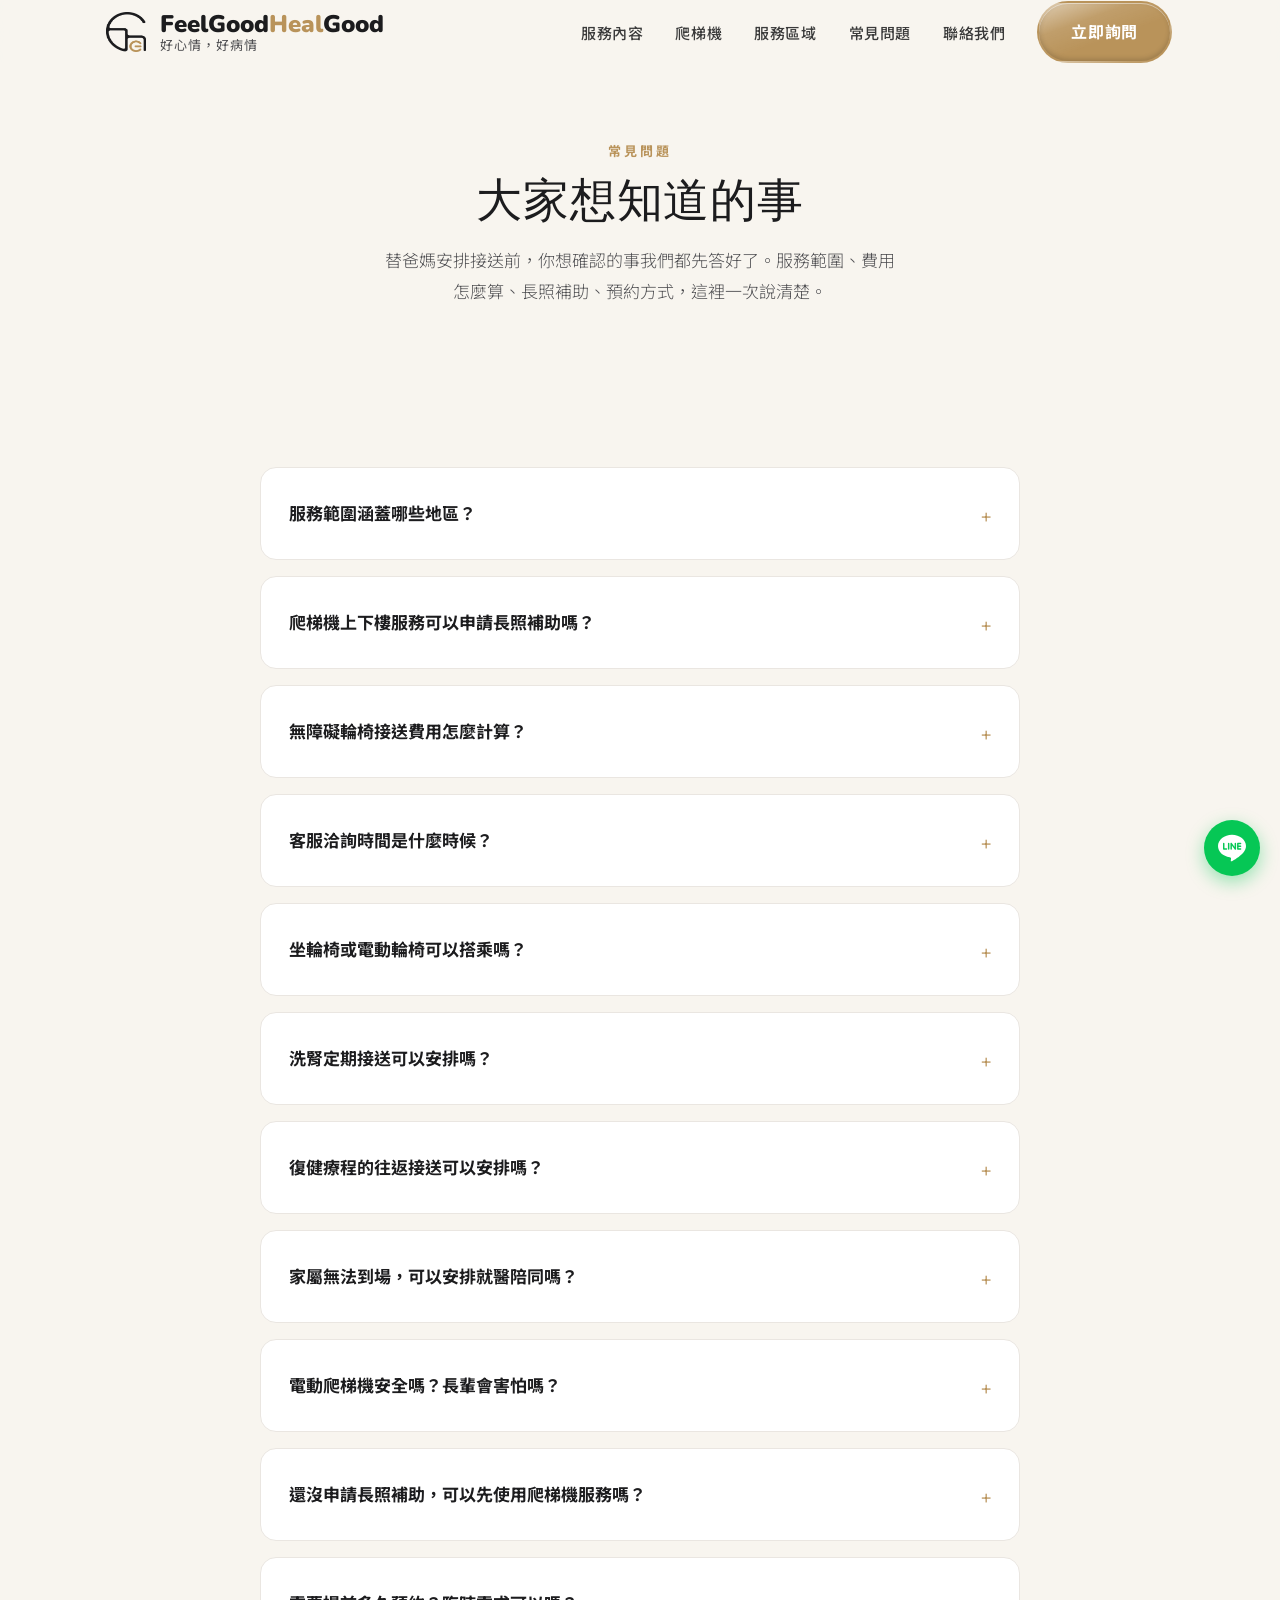
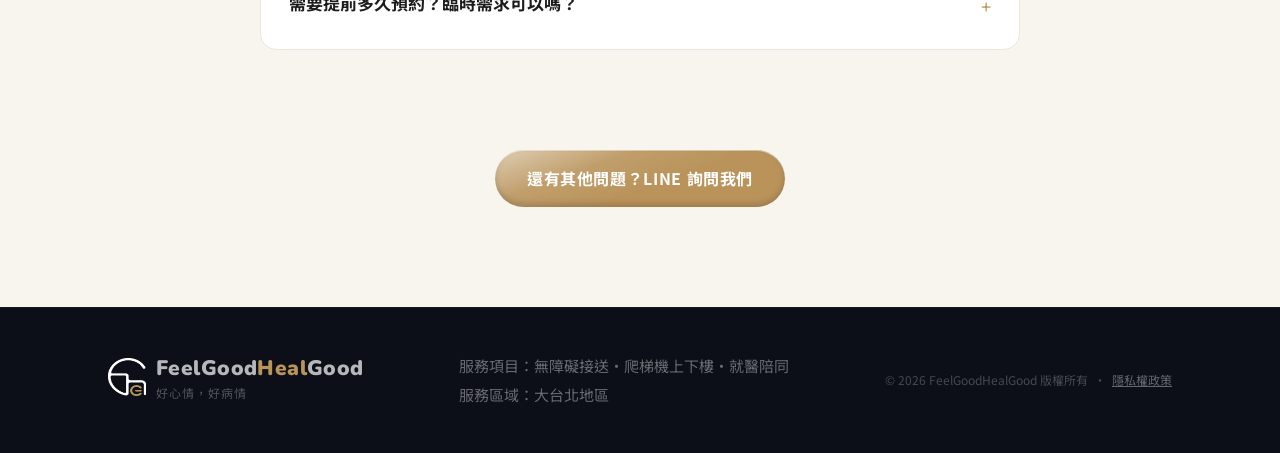
<file: faq.html>
<!DOCTYPE html>
<html lang="zh-TW">
<head>
  <meta charset="UTF-8">
  <meta name="viewport" content="width=device-width, initial-scale=1.0">
  <title>常見問題｜無障礙接送・爬梯機上下樓｜FeelGoodHealGood</title>
  <meta name="description" content="無障礙輪椅接送與電動爬梯機上下樓常見問題：服務區域、費用怎麼算、長照2.0補助資格、就醫陪同、預約方式、爬梯機安全性。大台北到府服務，替爸媽安排前先看這裡。">
  <meta name="robots" content="index, follow">
  <meta name="author" content="FeelGoodHealGood">
  <link rel="canonical" href="https://feelgoodhealgood.tw/faq.html">

  <!-- Open Graph -->
  <meta property="og:type" content="website">
  <meta property="og:locale" content="zh_TW">
  <meta property="og:title" content="常見問題｜FeelGoodHealGood 無障礙接送・爬梯機上下樓">
  <meta property="og:description" content="無障礙輪椅接送與電動爬梯機上下樓服務常見問題：服務區域、長照2.0補助資格、費用怎麼算、客服洽詢時間。">
  <meta property="og:image" content="https://feelgoodhealgood.tw/image.jpg">
  <meta property="og:url" content="https://feelgoodhealgood.tw/faq.html">
  <meta property="og:site_name" content="FeelGoodHealGood 好心情好病情">

  <!-- Twitter Card -->
  <meta name="twitter:card" content="summary_large_image">
  <meta name="twitter:title" content="常見問題｜FeelGoodHealGood">
  <meta name="twitter:description" content="無障礙輪椅接送與電動爬梯機上下樓服務常見問題整理。">
  <meta name="twitter:image" content="https://feelgoodhealgood.tw/image.jpg">

  <!-- Geographic -->
  <meta name="geo.region" content="TW-NWT">
  <meta name="geo.placename" content="新北市、台北市">
  <link rel="preconnect" href="https://fonts.googleapis.com">
  <link rel="preconnect" href="https://fonts.gstatic.com" crossorigin>
  <link href="https://fonts.googleapis.com/css2?family=Cormorant+Garamond:ital,wght@0,300;0,400;0,600;1,300&family=Noto+Sans+TC:wght@300;400;500;700&family=Nunito:wght@700;800;900&display=swap" rel="stylesheet">
  <link rel="stylesheet" href="style.css?v=20260704">
  <link rel="icon" href="/favicon.ico" sizes="any">
  <link rel="icon" type="image/png" sizes="32x32" href="/favicon-32x32.png">
  <link rel="icon" type="image/png" sizes="16x16" href="/favicon-16x16.png">
  <link rel="apple-touch-icon" sizes="180x180" href="/apple-touch-icon.png">
  <link rel="manifest" href="/site.webmanifest">

  <!-- Google Tag Manager -->
  <script>(function(w,d,s,l,i){w[l]=w[l]||[];w[l].push({'gtm.start':
  new Date().getTime(),event:'gtm.js'});var f=d.getElementsByTagName(s)[0],
  j=d.createElement(s),dl=l!='dataLayer'?'&l='+l:'';j.async=true;j.src=
  'https://www.googletagmanager.com/gtm.js?id='+i+dl;f.parentNode.insertBefore(j,f);
  })(window,document,'script','dataLayer','GTM-TP9GTZR8');</script>
  <!-- End Google Tag Manager -->
</head>
<body>

<!-- Google Tag Manager (noscript) -->
<noscript><iframe src="https://www.googletagmanager.com/ns.html?id=GTM-TP9GTZR8"
height="0" width="0" style="display:none;visibility:hidden"></iframe></noscript>
<!-- End Google Tag Manager (noscript) -->

<!-- ─── NAV ─── -->
<nav class="navbar" id="navbar">
  <div class="nav-inner">
    <a href="index.html" class="nav-logo">
      <img src="logo-icon.png" alt="FeelGoodHealGood 無障礙接送 Logo" aria-hidden="true" class="logo-mark logo-mark--dark">
      <img src="logo-icon-light.png" alt="FeelGoodHealGood 無障礙接送 Logo" aria-hidden="true" class="logo-mark logo-mark--light">
      <span class="logo-text">
        <span class="logo-en">FeelGood<span class="logo-accent">Heal</span>Good</span>
        <span class="logo-zh">好心情，好病情</span>
      </span>
    </a>
    <ul class="nav-links">
      <li><a href="index.html#services">服務內容</a></li>
      <li><a href="index.html#stairlift">爬梯機</a></li>
      <li><a href="index.html#area">服務區域</a></li>
      <li><a href="faq.html">常見問題</a></li>
      <li><a href="index.html#contact">聯絡我們</a></li>
    </ul>
    <a href="index.html#contact" class="btn btn-nav-cta" data-cta-type="line_intent" data-cta-location="nav_cta" data-cta-label="立即詢問">立即詢問</a>
    <button class="hamburger" id="hamburger" aria-label="選單">
      <span></span><span></span><span></span>
    </button>
  </div>
  <div class="mobile-menu" id="mobileMenu">
    <a href="index.html#services"  class="mobile-link">服務內容</a>
    <a href="index.html#stairlift" class="mobile-link">爬梯機介紹</a>
    <a href="index.html#area"      class="mobile-link">服務區域</a>
    <a href="faq.html"             class="mobile-link">常見問題</a>
    <a href="index.html#contact"   class="mobile-link">聯絡我們</a>
    <a href="index.html#contact" class="btn btn-line mobile-cta" data-cta-type="line_intent" data-cta-location="mobile_menu_cta" data-cta-label="LINE 立即詢問">LINE 立即詢問 →</a>
  </div>
</nav>

<!-- ─── FAQ PAGE HERO ─── -->
<section class="faq-page-hero">
  <div class="container">
    <p class="section-eye">常見問題</p>
    <h1 class="section-title">大家想知道的事</h1>
    <p class="section-desc" style="margin:0 auto;">替爸媽安排接送前，你想確認的事我們都先答好了。服務範圍、費用怎麼算、長照補助、預約方式，這裡一次說清楚。</p>
  </div>
</section>

<!-- ─── FAQ LIST ─── -->
<section class="container">
  <div class="faq-list">
    <details class="faq-item">
      <summary class="faq-q">服務範圍涵蓋哪些地區？</summary>
      <p class="faq-a">大台北地區皆可服務。主力區域為新莊、板橋、中和、永和、新店；台北市與新北市其他區域一樣提供接送與爬梯機服務，歡迎來電或 LINE 確認路線，部分距離較遠地區可能酌收交通費用。</p>
    </details>
    <details class="faq-item">
      <summary class="faq-q">爬梯機上下樓服務可以申請長照補助嗎？</summary>
      <p class="faq-a">可以。適用長照2.0補助，65歲以上長者、55歲以上原住民、50歲以上失智或身心障礙者、獨居衰弱老人均可申請，請撥打長照專線 1966 由照管中心評估。一般戶2樓自付310元起，中低收入戶170元，低收入戶100元。未申請補助資格者，也提供全額自費方案。</p>
    </details>
    <details class="faq-item">
      <summary class="faq-q">無障礙輪椅接送費用怎麼計算？</summary>
      <p class="faq-a">採彈性議價，依接送里程、時段與需求安排計算，沒有統一定價表。實際報價請直接來電或加 LINE 詢問，我們會依路線與需求為您安排合適方案。</p>
    </details>
    <details class="faq-item">
      <summary class="faq-q">客服洽詢時間是什麼時候？</summary>
      <p class="faq-a">客服專線與 LINE 洽詢時間為週一至週日 07:00–21:00。實際接送 / 爬梯機服務時段採事先預約安排，不限於上述時間，如有夜間或清晨需求歡迎提前來電討論。</p>
    </details>
    <details class="faq-item">
      <summary class="faq-q">坐輪椅或電動輪椅可以搭乘嗎？</summary>
      <p class="faq-a">可以。無障礙車輛配有斜坡板與電動升降機，輪椅及電動輪椅乘客均可安全上下車，全程專業人員陪同。</p>
    </details>
    <details class="faq-item">
      <summary class="faq-q">洗腎定期接送可以安排嗎？</summary>
      <p class="faq-a">可以。提供洗腎回診定期接送，可依透析時間安排固定班次，每週2–3次的療程都能配合固定時段，不需每次重新約車，歡迎來電或 LINE 詢問詳情。</p>
    </details>
    <details class="faq-item">
      <summary class="faq-q">復健療程的往返接送可以安排嗎？</summary>
      <p class="faq-a">可以。提供固定班次或彈性單趟的復健接送安排，往返復健中心或醫院皆可，輪椅、電動輪椅乘客均適用，全程專業人員陪同上下車。</p>
    </details>
    <details class="faq-item">
      <summary class="faq-q">家屬無法到場，可以安排就醫陪同嗎？</summary>
      <p class="faq-a">可以。除了接送之外，如有需要可預約全程陪同服務，由專業人員陪同長輩往返醫院，讓無法親自到場的家屬安心交託。詳細陪同內容請來電或 LINE 討論。</p>
    </details>
    <details class="faq-item">
      <summary class="faq-q">電動爬梯機安全嗎？長輩會害怕嗎？</summary>
      <p class="faq-a">爬梯機為電動操作，上下樓過程平穩緩慢，全程由專業人員操作與陪同，確認長輩坐穩後才會啟動。無電梯公寓的一般樓梯皆可使用，特殊樓梯結構歡迎先詢問。</p>
    </details>
    <details class="faq-item">
      <summary class="faq-q">還沒申請長照補助，可以先使用爬梯機服務嗎？</summary>
      <p class="faq-a">可以。未取得長照資格者可選擇全額自費方案，不受資格限制。同時建議撥打長照專線 1966 申請評估，經照管中心核准後，即可改以補助價格使用（一般戶2樓自付310元起）。</p>
    </details>
    <details class="faq-item">
      <summary class="faq-q">需要提前多久預約？臨時需求可以嗎？</summary>
      <p class="faq-a">接送與爬梯機服務採事先預約安排，建議確定就醫或出門時間後盡早預約。若臨時急需協助，請直接來電 0916-282-833 或 0980-806-393，我們會盡力協調安排。</p>
    </details>
  </div>
  <div class="faq-cta">
    <a href="index.html#contact" class="btn btn-line" data-cta-type="line_intent" data-cta-location="faq_page_cta" data-cta-label="LINE 立即詢問">還有其他問題？LINE 詢問我們</a>
  </div>
</section>

<!-- ─── FOOTER ─── -->
<footer class="footer">
  <div class="container footer-inner">
    <div class="footer-brand">
      <div class="ft-logo-row">
        <img src="logo-icon-light.png" alt="FeelGoodHealGood" class="logo-mark logo-mark--light">
        <div class="ft-logo-text">
          <span class="ft-logo">FeelGood<span>Heal</span>Good</span>
          <span class="ft-tagline">好心情，好病情</span>
        </div>
      </div>
    </div>
    <div class="ft-info">
      <p>服務項目：無障礙接送・爬梯機上下樓・就醫陪同</p>
      <p>服務區域：大台北地區</p>
    </div>
    <div class="ft-copy">
      <p>© 2026 FeelGoodHealGood 版權所有 &nbsp;·&nbsp; <a href="privacy.html">隱私權政策</a></p>
    </div>
  </div>
</footer>

<!-- ─── FLOATING LINE BUTTON ─── -->
<a href="https://line.me/R/ti/p/@528ustwb?oaMessage=%E6%82%A8%E5%A5%BD%EF%BC%8C%E6%88%91%E6%83%B3%E8%A9%A2%E5%95%8F%E7%84%A1%E9%9A%9C%E7%A4%99%E6%8E%A5%E9%80%81%E6%9C%8D%E5%8B%99" class="line-float-btn" title="LINE 立即詢問" target="_blank" rel="noopener" data-cta-type="line_external" data-cta-location="floating_line_button" data-cta-label="LINE 立即詢問（浮動按鈕）">
  <svg width="28" height="28" viewBox="0 0 24 24" fill="#fff"><path d="M19.365 9.863c.349 0 .63.285.63.631 0 .345-.281.63-.63.63H17.61v1.125h1.755c.349 0 .63.283.63.63 0 .344-.281.629-.63.629h-2.386c-.345 0-.627-.285-.627-.629V8.108c0-.345.282-.63.627-.63h2.386c.349 0 .63.285.63.63 0 .349-.281.63-.63.63H17.61v1.125h1.755zm-3.855 3.016c0 .27-.174.51-.432.596-.064.021-.133.031-.199.031-.211 0-.391-.09-.51-.25l-2.443-3.317v2.94c0 .344-.279.629-.631.629-.346 0-.626-.285-.626-.629V8.108c0-.27.173-.51.43-.595.06-.023.136-.033.194-.033.195 0 .375.104.495.254l2.462 3.33V8.108c0-.345.282-.63.63-.63.345 0 .63.285.63.63v4.771zm-5.741 0c0 .344-.282.629-.631.629-.345 0-.627-.285-.627-.629V8.108c0-.345.282-.63.627-.63.349 0 .631.285.631.63v4.771zm-2.466.629H4.917c-.345 0-.63-.285-.63-.629V8.108c0-.345.285-.63.63-.63.348 0 .63.285.63.63v4.141h1.756c.348 0 .629.283.629.63 0 .344-.281.629-.629.629M24 10.314C24 4.943 18.615.572 12 .572S0 4.943 0 10.314c0 4.811 4.27 8.842 10.035 9.608.391.082.923.258 1.058.59.12.301.079.766.038 1.08l-.164 1.02c-.045.301-.24 1.186 1.049.645 1.291-.539 6.916-4.078 9.436-6.975C23.176 14.393 24 12.458 24 10.314"/></svg>
</a>

<script src="script.js?v=20260704"></script>

<script type="application/ld+json">
{
  "@context": "https://schema.org",
  "@graph": [
    {
      "@type": "WebPage",
      "@id": "https://feelgoodhealgood.tw/faq.html#webpage",
      "url": "https://feelgoodhealgood.tw/faq.html",
      "name": "常見問題｜FeelGoodHealGood",
      "inLanguage": "zh-TW",
      "isPartOf": {"@id": "https://feelgoodhealgood.tw/#business"},
      "dateModified": "2026-07-06"
    },
    {
      "@type": "BreadcrumbList",
      "itemListElement": [
        {
          "@type": "ListItem",
          "position": 1,
          "name": "首頁",
          "item": "https://feelgoodhealgood.tw/"
        },
        {
          "@type": "ListItem",
          "position": 2,
          "name": "常見問題",
          "item": "https://feelgoodhealgood.tw/faq.html"
        }
      ]
    },
    {
      "@type": "FAQPage",
      "mainEntity": [
        {
          "@type": "Question",
          "name": "服務範圍涵蓋哪些地區？",
          "acceptedAnswer": {
            "@type": "Answer",
            "text": "大台北地區皆可服務。主力區域為新莊、板橋、中和、永和、新店；台北市與新北市其他區域一樣提供接送與爬梯機服務，歡迎來電或LINE確認路線，部分距離較遠地區可能酌收交通費用。"
          }
        },
        {
          "@type": "Question",
          "name": "爬梯機上下樓服務可以申請長照補助嗎？",
          "acceptedAnswer": {
            "@type": "Answer",
            "text": "可以。適用長照2.0補助，65歲以上長者、55歲以上原住民、50歲以上失智或身心障礙者、獨居衰弱老人均可申請，請撥打長照專線1966由照管中心評估。一般戶2樓自付310元起，中低收入戶170元，低收入戶100元。未申請補助資格者，也提供全額自費方案。"
          }
        },
        {
          "@type": "Question",
          "name": "無障礙輪椅接送費用怎麼計算？",
          "acceptedAnswer": {
            "@type": "Answer",
            "text": "採彈性議價，依接送里程、時段與需求安排計算，沒有統一定價表。實際報價請直接來電或加LINE詢問，我們會依路線與需求為您安排合適方案。"
          }
        },
        {
          "@type": "Question",
          "name": "客服洽詢時間是什麼時候？",
          "acceptedAnswer": {
            "@type": "Answer",
            "text": "客服專線與LINE洽詢時間為週一至週日07:00–21:00。實際接送與爬梯機服務時段採事先預約安排，不限於上述時間，如有夜間或清晨需求歡迎提前來電討論。"
          }
        },
        {
          "@type": "Question",
          "name": "坐輪椅或電動輪椅可以搭乘嗎？",
          "acceptedAnswer": {
            "@type": "Answer",
            "text": "可以。無障礙車輛配有斜坡板與電動升降機，輪椅及電動輪椅乘客均可安全上下車，全程專業人員陪同。"
          }
        },
        {
          "@type": "Question",
          "name": "洗腎定期接送可以安排嗎？",
          "acceptedAnswer": {
            "@type": "Answer",
            "text": "可以。提供洗腎回診定期接送，可依透析時間安排固定班次，每週2–3次的療程都能配合固定時段，不需每次重新約車，歡迎來電或LINE詢問詳情。"
          }
        },
        {
          "@type": "Question",
          "name": "復健療程的往返接送可以安排嗎？",
          "acceptedAnswer": {
            "@type": "Answer",
            "text": "可以。提供固定班次或彈性單趟的復健接送安排，往返復健中心或醫院皆可，輪椅、電動輪椅乘客均適用，全程專業人員陪同上下車。"
          }
        },
        {
          "@type": "Question",
          "name": "家屬無法到場，可以安排就醫陪同嗎？",
          "acceptedAnswer": {
            "@type": "Answer",
            "text": "可以。除了接送之外，如有需要可預約全程陪同服務，由專業人員陪同長輩往返醫院，讓無法親自到場的家屬安心交託。詳細陪同內容請來電或LINE討論。"
          }
        },
        {
          "@type": "Question",
          "name": "電動爬梯機安全嗎？長輩會害怕嗎？",
          "acceptedAnswer": {
            "@type": "Answer",
            "text": "爬梯機為電動操作，上下樓過程平穩緩慢，全程由專業人員操作與陪同，確認長輩坐穩後才會啟動。無電梯公寓的一般樓梯皆可使用，特殊樓梯結構歡迎先詢問。"
          }
        },
        {
          "@type": "Question",
          "name": "還沒申請長照補助，可以先使用爬梯機服務嗎？",
          "acceptedAnswer": {
            "@type": "Answer",
            "text": "可以。未取得長照資格者可選擇全額自費方案，不受資格限制。同時建議撥打長照專線1966申請評估，經照管中心核准後，即可改以補助價格使用（一般戶2樓自付310元起）。"
          }
        },
        {
          "@type": "Question",
          "name": "需要提前多久預約？臨時需求可以嗎？",
          "acceptedAnswer": {
            "@type": "Answer",
            "text": "接送與爬梯機服務採事先預約安排，建議確定就醫或出門時間後盡早預約。若臨時急需協助，請直接來電0916-282-833或0980-806-393，我們會盡力協調安排。"
          }
        }
      ]
    }
  ]
}
</script>
</body>
</html>
</file>
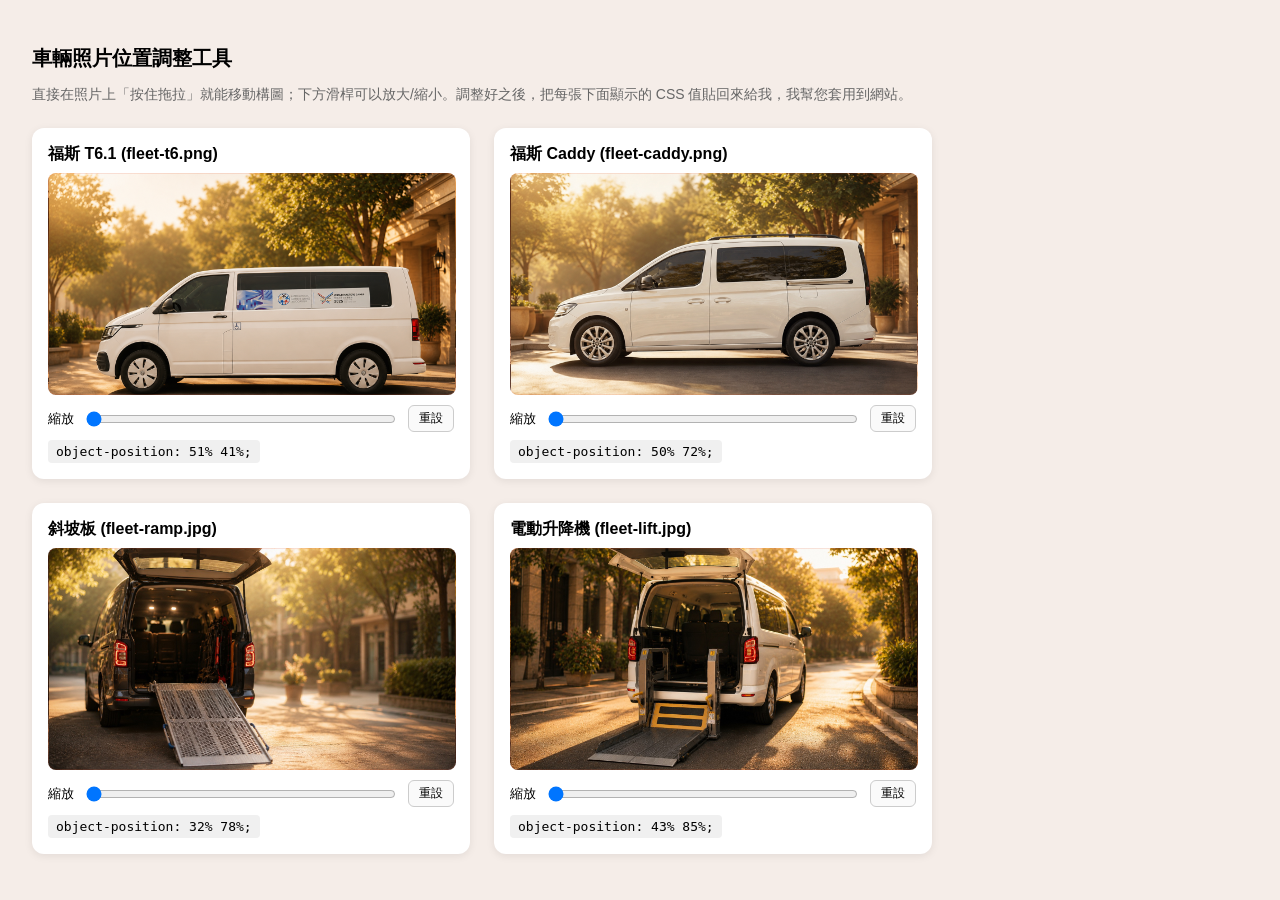
<file: fleet-photo-adjuster.html>
<!DOCTYPE html>
<html lang="zh-Hant">
<head>
<meta charset="UTF-8">
<meta name="robots" content="noindex, nofollow">
<title>車輛照片位置調整工具</title>
<style>
  body { font-family: -apple-system, "PingFang TC", sans-serif; background:#f5ede8; padding:24px; }
  h1 { font-size:20px; margin-bottom:4px; }
  p.hint { color:#666; font-size:14px; margin-bottom:24px; }
  .grid { display:grid; grid-template-columns: repeat(2, 1fr); gap:24px; max-width:900px; }
  .card { background:#fff; border-radius:12px; padding:16px; box-shadow:0 2px 8px rgba(0,0,0,0.08); }
  .name { font-weight:700; margin-bottom:8px; }
  .frame {
    width:100%; height:220px; border-radius:8px; overflow:hidden;
    border:1px solid rgba(229,90,58,0.15);
    background-size: cover;
    background-position: 50% 50%;
    cursor: grab;
    user-select:none;
    position: relative;
  }
  .frame.tall { height:560px; }
  .frame.dragging { cursor: grabbing; }
  .controls { margin-top:10px; display:flex; align-items:center; gap:10px; font-size:13px; }
  .controls input[type=range] { flex:1; }
  .value { font-family: monospace; font-size:13px; background:#f0f0f0; padding:4px 8px; border-radius:4px; margin-top:8px; display:inline-block; }
  button.reset { font-size:12px; padding:4px 10px; border-radius:6px; border:1px solid #ccc; background:#fafafa; cursor:pointer; }
</style>
</head>
<body>
<h1>車輛照片位置調整工具</h1>
<p class="hint">直接在照片上「按住拖拉」就能移動構圖；下方滑桿可以放大/縮小。調整好之後，把每張下面顯示的 CSS 值貼回來給我，我幫您套用到網站。</p>
<div class="grid">

  <div class="card">
    <div class="name">福斯 T6.1 (fleet-t6.png)</div>
    <div class="frame" data-name="t6" data-init-x="51" data-init-y="41" style="background-image:url('fleet-t6.png')"></div>
    <div class="controls">
      縮放 <input type="range" min="100" max="250" value="100" data-zoom="t6">
      <button class="reset" data-reset="t6">重設</button>
    </div>
    <div class="value" data-out="t6">object-position: 51% 41%;</div>
  </div>

  <div class="card">
    <div class="name">福斯 Caddy (fleet-caddy.png)</div>
    <div class="frame" data-name="caddy" data-init-x="50" data-init-y="72" style="background-image:url('fleet-caddy.png')"></div>
    <div class="controls">
      縮放 <input type="range" min="100" max="250" value="100" data-zoom="caddy">
      <button class="reset" data-reset="caddy">重設</button>
    </div>
    <div class="value" data-out="caddy">object-position: 50% 72%;</div>
  </div>

  <div class="card">
    <div class="name">斜坡板 (fleet-ramp.jpg)</div>
    <div class="frame" data-name="ramp" data-init-x="32" data-init-y="78" style="background-image:url('fleet-ramp.jpg')"></div>
    <div class="controls">
      縮放 <input type="range" min="100" max="250" value="100" data-zoom="ramp">
      <button class="reset" data-reset="ramp">重設</button>
    </div>
    <div class="value" data-out="ramp">object-position: 32% 78%;</div>
  </div>

  <div class="card">
    <div class="name">電動升降機 (fleet-lift.jpg)</div>
    <div class="frame" data-name="lift" data-init-x="43" data-init-y="85" style="background-image:url('fleet-lift.jpg')"></div>
    <div class="controls">
      縮放 <input type="range" min="100" max="250" value="100" data-zoom="lift">
      <button class="reset" data-reset="lift">重設</button>
    </div>
    <div class="value" data-out="lift">object-position: 43% 85%;</div>
  </div>

</div>

<script>
document.querySelectorAll('.frame').forEach(frame => {
  const name = frame.dataset.name;
  const initX = frame.dataset.initX ? Number(frame.dataset.initX) : 50;
  const initY = frame.dataset.initY ? Number(frame.dataset.initY) : 50;
  let pos = { x: initX, y: initY };
  let zoom = 100;
  let dragging = false;
  let start = { x: 0, y: 0 };
  let startPos = { x: initX, y: initY };

  const out = document.querySelector(`[data-out="${name}"]`);
  const zoomSlider = document.querySelector(`[data-zoom="${name}"]`);
  const resetBtn = document.querySelector(`[data-reset="${name}"]`);

  function render() {
    frame.style.backgroundPosition = `${pos.x}% ${pos.y}%`;
    frame.style.backgroundSize = `${zoom}%`;
    out.textContent = `object-position: ${pos.x.toFixed(0)}% ${pos.y.toFixed(0)}%;` +
      (zoom !== 100 ? ` /* 放大 ${zoom}% — 需另外用 transform: scale(${(zoom/100).toFixed(2)}) 搭配 transform-origin 才能在 <img> 上重現 */` : '');
  }

  frame.addEventListener('mousedown', e => {
    dragging = true;
    frame.classList.add('dragging');
    start = { x: e.clientX, y: e.clientY };
    startPos = { ...pos };
    e.preventDefault();
  });
  window.addEventListener('mousemove', e => {
    if (!dragging) return;
    const rect = frame.getBoundingClientRect();
    const dx = (e.clientX - start.x) / rect.width * 100;
    const dy = (e.clientY - start.y) / rect.height * 100;
    // dragging right should reveal what's to the left -> move position the other way
    pos.x = Math.min(100, Math.max(0, startPos.x - dx));
    pos.y = Math.min(100, Math.max(0, startPos.y - dy));
    render();
  });
  window.addEventListener('mouseup', () => {
    dragging = false;
    frame.classList.remove('dragging');
  });

  zoomSlider.addEventListener('input', e => {
    zoom = Number(e.target.value);
    render();
  });

  resetBtn.addEventListener('click', () => {
    pos = { x: initX, y: initY };
    zoom = 100;
    zoomSlider.value = 100;
    render();
  });

  render();
});
</script>
</body>
</html>
</content>
</file>
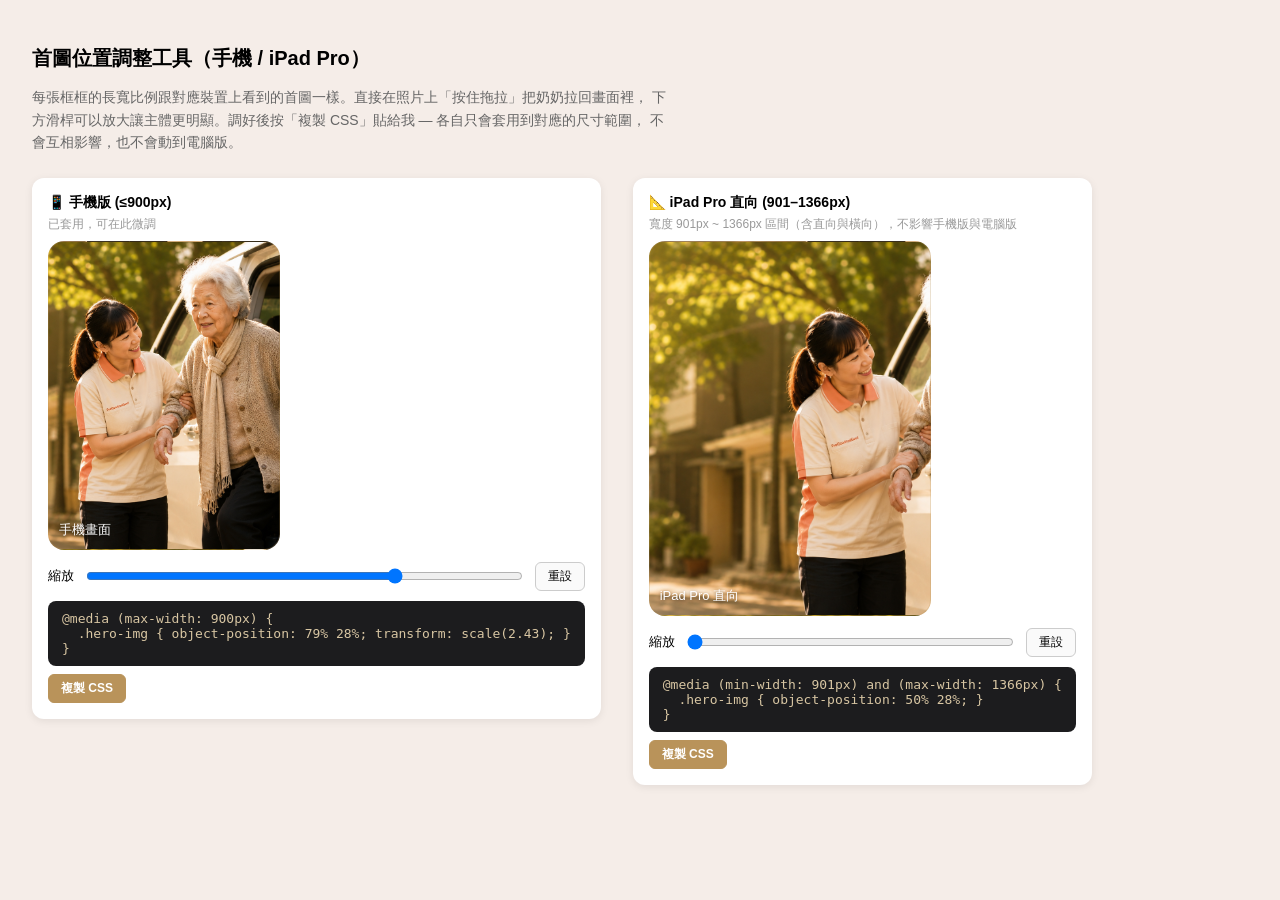
<file: hero-photo-adjuster.html>
<!DOCTYPE html>
<html lang="zh-Hant">
<head>
<meta charset="UTF-8">
<meta name="robots" content="noindex, nofollow">
<title>首圖位置調整工具（手機 / iPad Pro）</title>
<style>
  body { font-family: -apple-system, "PingFang TC", sans-serif; background:#f5ede8; padding:24px; }
  h1 { font-size:20px; margin-bottom:4px; }
  p.hint { color:#666; font-size:14px; margin-bottom:24px; line-height:1.6; max-width:640px; }
  .layout { display:flex; gap:32px; flex-wrap:wrap; align-items:flex-start; }
  .card { background:#fff; border-radius:12px; padding:16px; box-shadow:0 2px 8px rgba(0,0,0,0.08); }
  .name { font-weight:700; margin-bottom:4px; font-size:14px; }
  .scope { font-size:12px; color:#999; margin-bottom:8px; }
  .frame {
    border-radius: 16px;
    overflow: hidden;
    border: 1px solid rgba(185,147,90,0.25);
    background-size: cover;
    cursor: grab;
    user-select: none;
    position: relative;
  }
  .frame.dragging { cursor: grabbing; }
  .frame .frame-label {
    position:absolute; bottom:10px; left:10px; right:10px;
    color:#fff; font-size:13px; text-shadow:0 1px 4px rgba(0,0,0,.6);
    pointer-events:none;
  }
  .controls { margin-top:12px; display:flex; align-items:center; gap:10px; font-size:13px; }
  .controls input[type=range] { flex:1; }
  .value { font-family: ui-monospace, monospace; font-size:13px; background:#1c1c1e; color:#d8c6a3; padding:10px 14px; border-radius:8px; margin-top:10px; white-space:pre; }
  button.reset, button.copy {
    font-size:12px; padding:5px 12px; border-radius:6px; border:1px solid #ccc;
    background:#fafafa; cursor:pointer;
  }
  button.copy { background:#B9935A; border-color:#B9935A; color:#fff; font-weight:700; margin-top:8px; }
</style>
</head>
<body>
<h1>首圖位置調整工具（手機 / iPad Pro）</h1>
<p class="hint">
  每張框框的長寬比例跟對應裝置上看到的首圖一樣。直接在照片上「按住拖拉」把奶奶拉回畫面裡，
  下方滑桿可以放大讓主體更明顯。調好後按「複製 CSS」貼給我 — 各自只會套用到對應的尺寸範圍，
  不會互相影響，也不會動到電腦版。
</p>

<div class="layout">
  <div class="card">
    <div class="name">📱 手機版 (≤900px)</div>
    <div class="scope">已套用，可在此微調</div>
    <div class="frame" id="frame-mobile" data-init-x="79" data-init-y="28" data-init-zoom="243"
         style="width:230px; height:307px; background-image:url('image.png')">
      <div class="frame-label">手機畫面</div>
    </div>
    <div class="controls">
      縮放 <input type="range" min="100" max="300" value="243" id="zoom-mobile">
      <button class="reset" id="reset-mobile">重設</button>
    </div>
    <div class="value" id="out-mobile"></div>
    <button class="copy" data-target="out-mobile">複製 CSS</button>
  </div>

  <div class="card">
    <div class="name">📐 iPad Pro 直向 (901–1366px)</div>
    <div class="scope">寬度 901px ~ 1366px 區間（含直向與橫向），不影響手機版與電腦版</div>
    <div class="frame" id="frame-ipad" data-init-x="50" data-init-y="28" data-init-zoom="100"
         style="width:280px; height:373px; background-image:url('image.png')">
      <div class="frame-label">iPad Pro 直向</div>
    </div>
    <div class="controls">
      縮放 <input type="range" min="100" max="300" value="100" id="zoom-ipad">
      <button class="reset" id="reset-ipad">重設</button>
    </div>
    <div class="value" id="out-ipad"></div>
    <button class="copy" data-target="out-ipad">複製 CSS</button>
  </div>
</div>

<script>
function setupFrame({ id, zoomId, resetId, outId, mediaQuery }) {
  const frame = document.getElementById(id);
  const initX = Number(frame.dataset.initX);
  const initY = Number(frame.dataset.initY);
  const initZoom = Number(frame.dataset.initZoom);
  let pos = { x: initX, y: initY };
  let zoom = initZoom;
  let dragging = false;
  let start = { x: 0, y: 0 };
  let startPos = { x: initX, y: initY };

  const out = document.getElementById(outId);
  const zoomSlider = document.getElementById(zoomId);
  const resetBtn = document.getElementById(resetId);

  function render() {
    frame.style.backgroundPosition = `${pos.x}% ${pos.y}%`;
    const css = `${mediaQuery} {\n  .hero-img { object-position: ${pos.x.toFixed(0)}% ${pos.y.toFixed(0)}%;` +
      (zoom !== 100 ? ` transform: scale(${(zoom/100).toFixed(2)});` : '') +
      ` }\n}`;
    out.textContent = css;
  }

  frame.addEventListener('mousedown', e => {
    dragging = true;
    frame.classList.add('dragging');
    start = { x: e.clientX, y: e.clientY };
    startPos = { ...pos };
    e.preventDefault();
  });
  window.addEventListener('mousemove', e => {
    if (!dragging) return;
    const rect = frame.getBoundingClientRect();
    const dx = (e.clientX - start.x) / rect.width * 100;
    const dy = (e.clientY - start.y) / rect.height * 100;
    pos.x = Math.min(100, Math.max(0, startPos.x - dx));
    pos.y = Math.min(100, Math.max(0, startPos.y - dy));
    render();
  });
  window.addEventListener('mouseup', () => {
    dragging = false;
    frame.classList.remove('dragging');
  });

  frame.addEventListener('touchstart', e => {
    dragging = true;
    const t = e.touches[0];
    start = { x: t.clientX, y: t.clientY };
    startPos = { ...pos };
  }, { passive: true });
  frame.addEventListener('touchmove', e => {
    if (!dragging) return;
    const t = e.touches[0];
    const rect = frame.getBoundingClientRect();
    const dx = (t.clientX - start.x) / rect.width * 100;
    const dy = (t.clientY - start.y) / rect.height * 100;
    pos.x = Math.min(100, Math.max(0, startPos.x - dx));
    pos.y = Math.min(100, Math.max(0, startPos.y - dy));
    render();
  }, { passive: true });
  frame.addEventListener('touchend', () => { dragging = false; });

  zoomSlider.addEventListener('input', e => {
    zoom = Number(e.target.value);
    render();
  });

  resetBtn.addEventListener('click', () => {
    pos = { x: initX, y: initY };
    zoom = initZoom;
    zoomSlider.value = initZoom;
    render();
  });

  render();
}

setupFrame({
  id: 'frame-mobile', zoomId: 'zoom-mobile', resetId: 'reset-mobile', outId: 'out-mobile',
  mediaQuery: '@media (max-width: 900px)',
});
setupFrame({
  id: 'frame-ipad', zoomId: 'zoom-ipad', resetId: 'reset-ipad', outId: 'out-ipad',
  mediaQuery: '@media (min-width: 901px) and (max-width: 1366px)',
});

document.querySelectorAll('.copy').forEach(btn => {
  btn.addEventListener('click', () => {
    const text = document.getElementById(btn.dataset.target).textContent;
    navigator.clipboard.writeText(text).then(() => {
      const orig = btn.textContent;
      btn.textContent = '已複製 ✓';
      setTimeout(() => btn.textContent = orig, 1200);
    });
  });
});
</script>
</body>
</html>
</file>
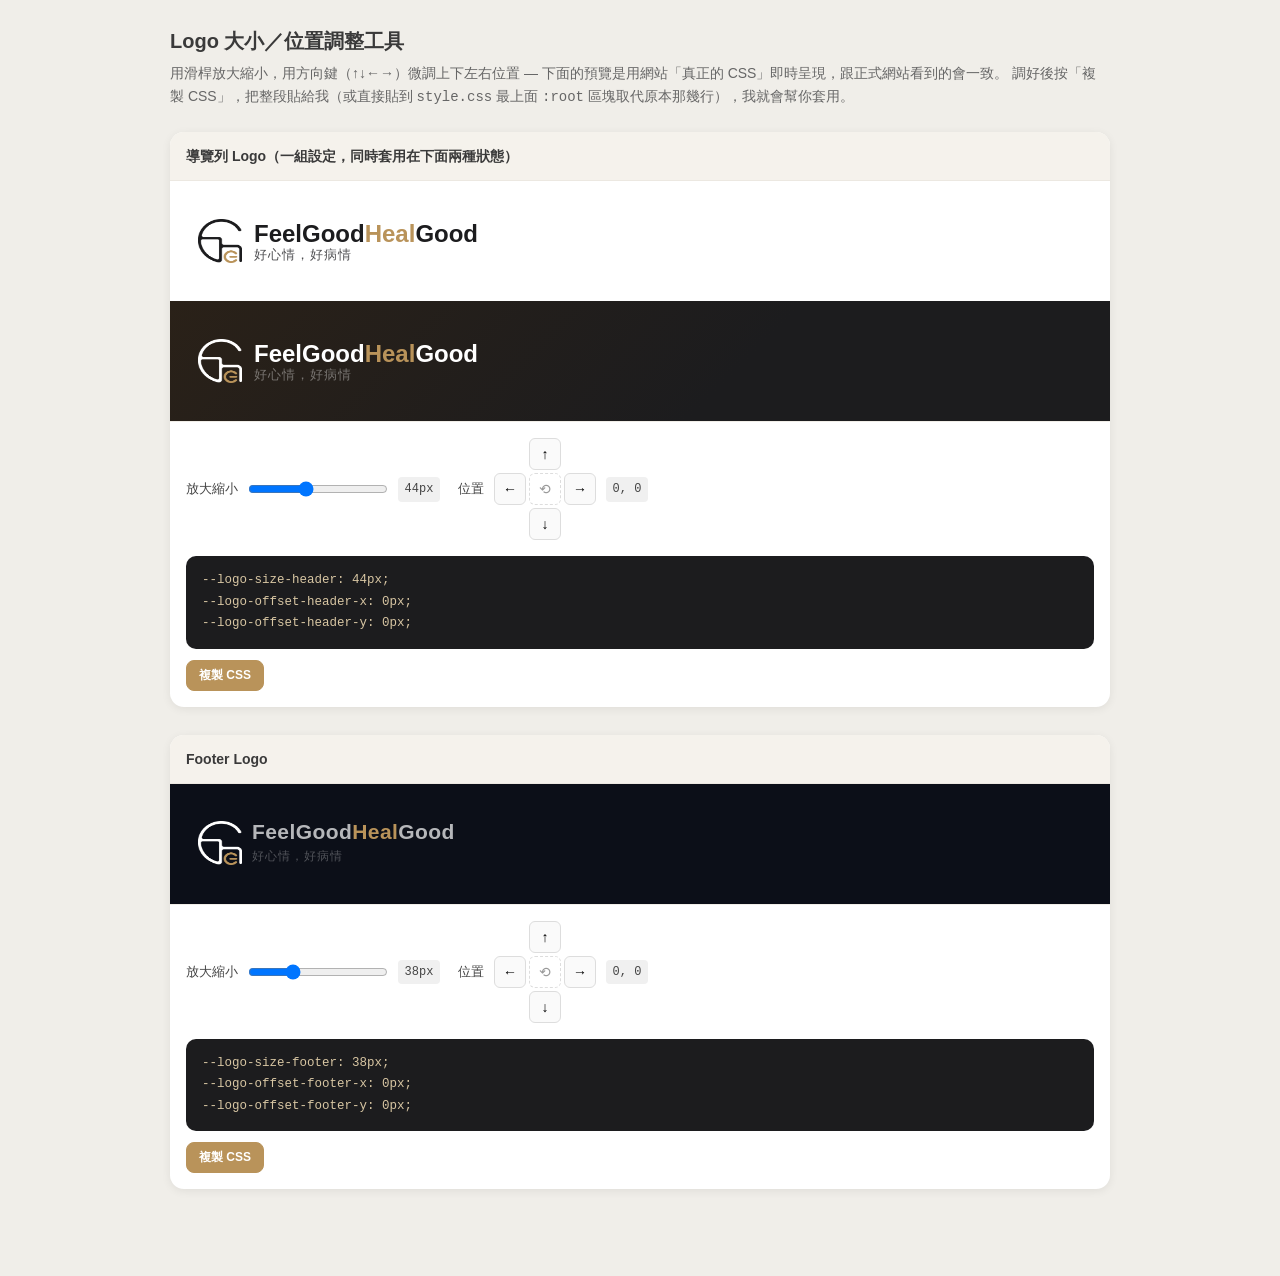
<file: logo-adjuster.html>
<!DOCTYPE html>
<html lang="zh-Hant">
<head>
<meta charset="UTF-8">
<meta name="robots" content="noindex, nofollow">
<title>Logo 大小／位置調整工具</title>
<link rel="stylesheet" href="style.css">
<style>
  body { margin:0; font-family:-apple-system,"PingFang TC",sans-serif; background:#f0eee9; }
  .wrap { max-width: 980px; margin: 0 auto; padding: 24px 20px 60px; }
  h1 { font-size:20px; margin:0 0 4px; }
  p.hint { color:#666; font-size:14px; margin:0 0 24px; line-height:1.6; }

  .section { background:#fff; border-radius:14px; box-shadow:0 2px 10px rgba(0,0,0,.07); margin-bottom:28px; overflow:hidden; }
  .section .title { font-size:14px; font-weight:700; padding:12px 16px; background:#f5f2ec; border-bottom:1px solid #ece8e1; }

  .stage { display:flex; align-items:center; height:120px; padding:0 28px; }
  .stage.light { background:#fff; }
  .stage.dark  { background: linear-gradient(135deg,#2a2118,#1c1c1e 60%); }
  .stage.footer-dark { background:#0C0F18; }

  /* re-create just enough nav/footer structure for an accurate preview */
  .preview-nav-logo { display:flex; align-items:center; gap:12px; text-decoration:none; }
  .preview-ft-row    { display:flex; align-items:center; gap:10px; }

  .controls { padding:16px; display:flex; flex-wrap:wrap; gap:18px; align-items:center; border-top:1px solid #f1eee8; }
  .ctrl-group { display:flex; align-items:center; gap:10px; font-size:13px; color:#444; }
  .ctrl-group input[type=range] { width:140px; }
  .ctrl-group .num { font-family: ui-monospace, monospace; font-size:12px; background:#f0f0f0; padding:2px 6px; border-radius:4px; min-width:42px; text-align:center; }

  .dpad { display:grid; grid-template-columns:32px 32px 32px; grid-template-rows:32px 32px 32px; gap:3px; }
  .dpad button { font-size:14px; border:1px solid #ddd; border-radius:6px; background:#fafafa; cursor:pointer; line-height:1; }
  .dpad button:hover { background:#eee; }
  .dpad .center { background:#fff; border-style:dashed; color:#999; cursor:pointer; }

  button.reset-btn, button.copy-btn {
    font-size:12px; padding:6px 12px; border-radius:8px; border:1px solid #ccc;
    background:#fafafa; cursor:pointer;
  }
  button.copy-btn { background: var(--coral); color:#fff; border-color: var(--coral); font-weight:700; }

  .output { margin: 0 16px 16px; }
  .output pre {
    font-family: ui-monospace, monospace; font-size:12.5px; background:#1c1c1e; color:#d8c6a3;
    padding:14px 16px; border-radius:10px; white-space:pre; overflow-x:auto; margin: 0 0 10px;
  }
</style>
</head>
<body>
<div class="wrap">
  <h1>Logo 大小／位置調整工具</h1>
  <p class="hint">
    用滑桿放大縮小，用方向鍵（↑↓←→）微調上下左右位置 — 下面的預覽是用網站「真正的 CSS」即時呈現，跟正式網站看到的會一致。
    調好後按「複製 CSS」，把整段貼給我（或直接貼到 <code>style.css</code> 最上面 <code>:root</code> 區塊取代原本那幾行），我就會幫你套用。
  </p>

  <!-- ───────── 導覽列 Logo ───────── -->
  <div class="section">
    <div class="title">導覽列 Logo（一組設定，同時套用在下面兩種狀態）</div>

    <div class="stage light">
      <a href="#" class="preview-nav-logo" id="navLogoLight">
        <img src="logo-icon.png" alt="" class="logo-mark">
        <span class="logo-text">
          <span class="logo-en">FeelGood<span class="logo-accent">Heal</span>Good</span>
          <span class="logo-zh">好心情，好病情</span>
        </span>
      </a>
    </div>
    <div class="stage dark">
      <a href="#" class="preview-nav-logo" id="navLogoDark">
        <img src="logo-icon-light.png" alt="" class="logo-mark">
        <span class="logo-text">
          <span class="logo-en" style="color:#fff;">FeelGood<span class="logo-accent">Heal</span>Good</span>
          <span class="logo-zh" style="color:rgba(255,255,255,.38);">好心情，好病情</span>
        </span>
      </a>
    </div>

    <div class="controls">
      <div class="ctrl-group">
        放大縮小
        <input type="range" id="headerSize" min="20" max="80" value="44">
        <span class="num" id="headerSizeVal">44px</span>
      </div>
      <div class="ctrl-group">
        位置
        <div class="dpad" id="headerDpad">
          <span></span><button data-dx="0" data-dy="-1">↑</button><span></span>
          <button data-dx="-1" data-dy="0">←</button><button class="center" data-reset>⟲</button><button data-dx="1" data-dy="0">→</button>
          <span></span><button data-dx="0" data-dy="1">↓</button><span></span>
        </div>
        <span class="num" id="headerPosVal">0, 0</span>
      </div>
    </div>
    <div class="output">
      <pre id="headerOut">--logo-size-header: 44px;
--logo-offset-header-x: 0px;
--logo-offset-header-y: 0px;</pre>
      <button class="copy-btn" data-copy="headerOut">複製 CSS</button>
    </div>
  </div>

  <!-- ───────── Footer Logo ───────── -->
  <div class="section">
    <div class="title">Footer Logo</div>

    <div class="stage footer-dark">
      <div class="preview-ft-row" id="ftLogo" style="align-items:flex-start;">
        <img src="logo-icon-light.png" alt="" class="logo-mark">
        <div style="display:flex; flex-direction:column; gap:4px;">
          <span class="ft-logo">FeelGood<span>Heal</span>Good</span>
          <span class="ft-tagline">好心情，好病情</span>
        </div>
      </div>
    </div>

    <div class="controls">
      <div class="ctrl-group">
        放大縮小
        <input type="range" id="footerSize" min="20" max="80" value="38">
        <span class="num" id="footerSizeVal">38px</span>
      </div>
      <div class="ctrl-group">
        位置
        <div class="dpad" id="footerDpad">
          <span></span><button data-dx="0" data-dy="-1">↑</button><span></span>
          <button data-dx="-1" data-dy="0">←</button><button class="center" data-reset>⟲</button><button data-dx="1" data-dy="0">→</button>
          <span></span><button data-dx="0" data-dy="1">↓</button><span></span>
        </div>
        <span class="num" id="footerPosVal">0, 0</span>
      </div>
    </div>
    <div class="output">
      <pre id="footerOut">--logo-size-footer: 38px;
--logo-offset-footer-x: 0px;
--logo-offset-footer-y: 0px;</pre>
      <button class="copy-btn" data-copy="footerOut">複製 CSS</button>
    </div>
  </div>

</div>

<script>
const root = document.documentElement.style;

function setupLogoControl({ sizeInput, sizeLabel, dpad, posLabel, outEl, varSize, varX, varY, defaultSize }) {
  let x = 0, y = 0;

  function render() {
    const size = Number(sizeInput.value);
    root.setProperty(varSize, size + 'px');
    root.setProperty(varX, x + 'px');
    root.setProperty(varY, y + 'px');
    sizeLabel.textContent = size + 'px';
    posLabel.textContent = `${x}, ${y}`;
    outEl.textContent =
`${varSize}: ${size}px;
${varX}: ${x}px;
${varY}: ${y}px;`;
  }

  sizeInput.addEventListener('input', render);

  dpad.querySelectorAll('button[data-dx]').forEach(btn => {
    btn.addEventListener('click', () => {
      x += Number(btn.dataset.dx) * 2;
      y += Number(btn.dataset.dy) * 2;
      render();
    });
  });
  dpad.querySelector('[data-reset]').addEventListener('click', () => {
    x = 0; y = 0;
    sizeInput.value = defaultSize;
    render();
  });

  render();
}

setupLogoControl({
  sizeInput: document.getElementById('headerSize'),
  sizeLabel: document.getElementById('headerSizeVal'),
  dpad: document.getElementById('headerDpad'),
  posLabel: document.getElementById('headerPosVal'),
  outEl: document.getElementById('headerOut'),
  varSize: '--logo-size-header',
  varX: '--logo-offset-header-x',
  varY: '--logo-offset-header-y',
  defaultSize: 44,
});

setupLogoControl({
  sizeInput: document.getElementById('footerSize'),
  sizeLabel: document.getElementById('footerSizeVal'),
  dpad: document.getElementById('footerDpad'),
  posLabel: document.getElementById('footerPosVal'),
  outEl: document.getElementById('footerOut'),
  varSize: '--logo-size-footer',
  varX: '--logo-offset-footer-x',
  varY: '--logo-offset-footer-y',
  defaultSize: 38,
});

document.querySelectorAll('.copy-btn').forEach(btn => {
  btn.addEventListener('click', () => {
    const text = document.getElementById(btn.dataset.copy).textContent;
    navigator.clipboard.writeText(text).then(() => {
      const orig = btn.textContent;
      btn.textContent = '已複製 ✓';
      setTimeout(() => btn.textContent = orig, 1200);
    });
  });
});
</script>
</body>
</html>
</file>
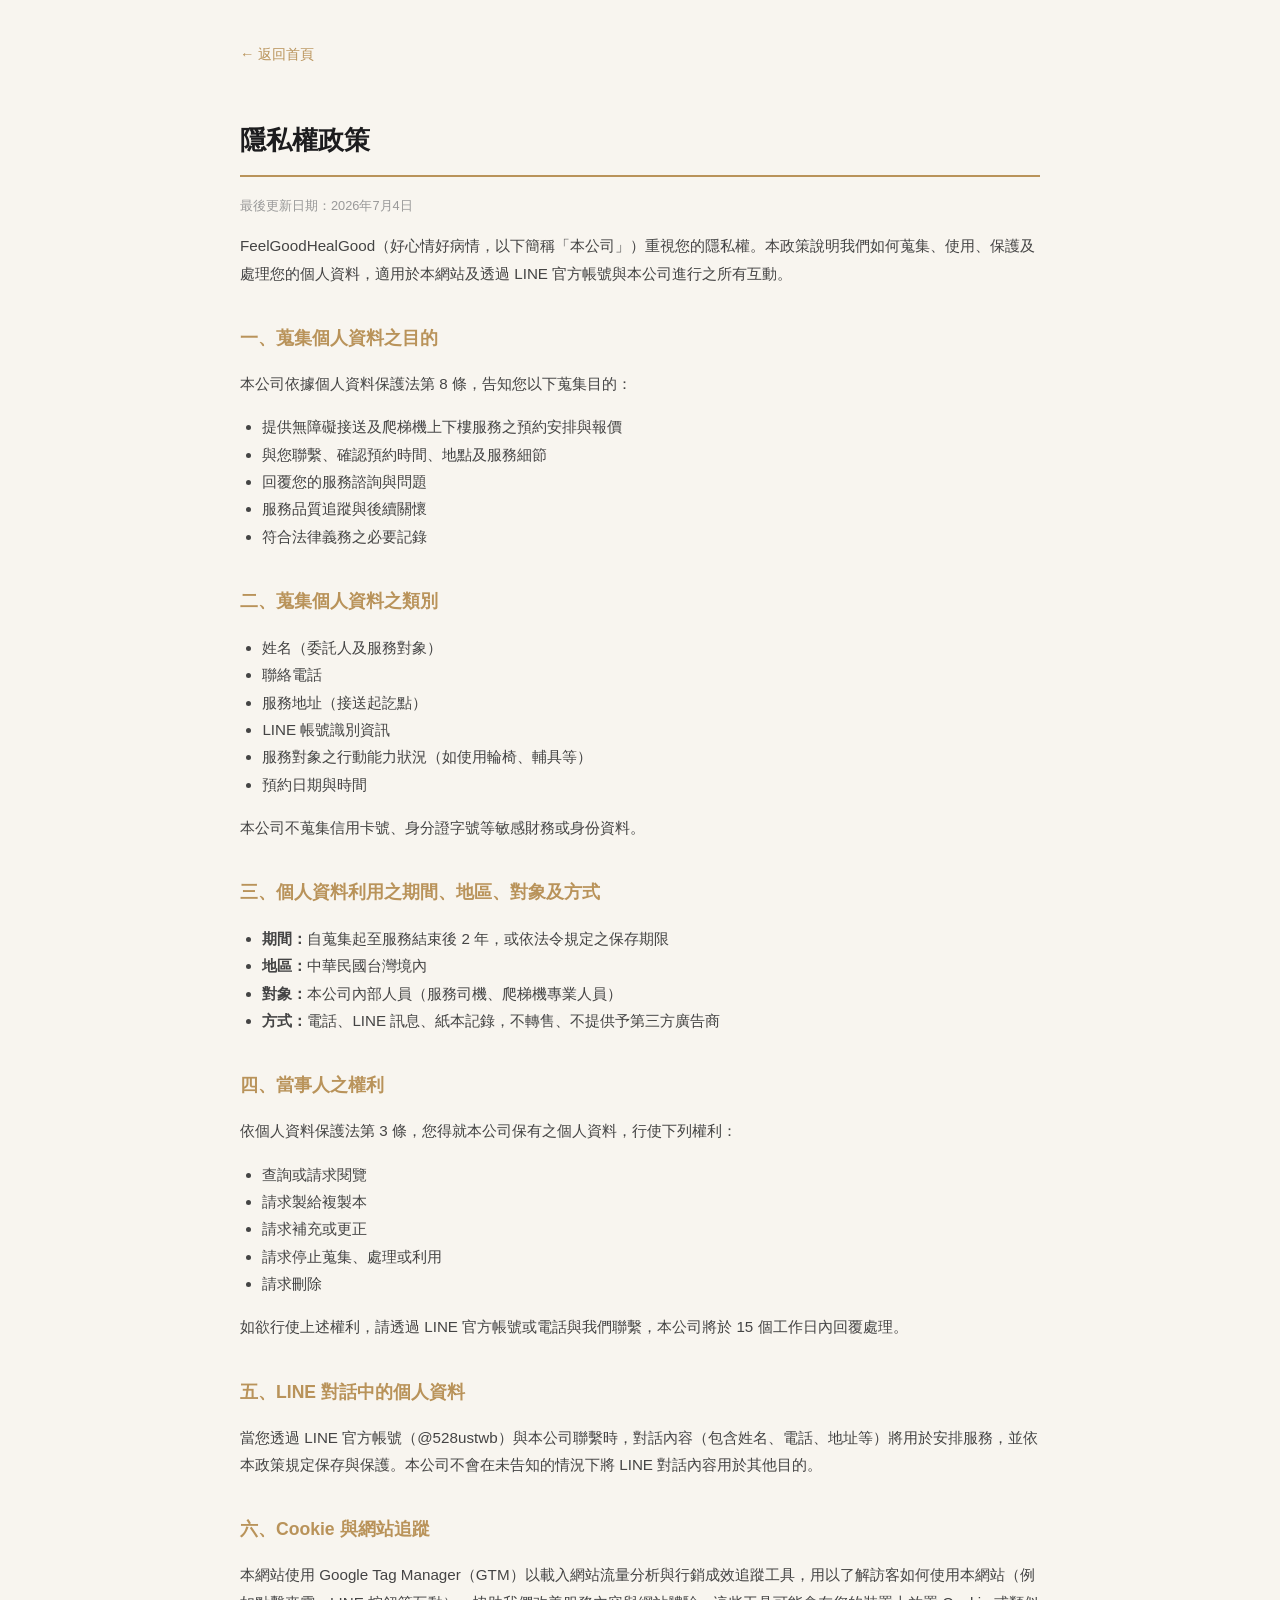
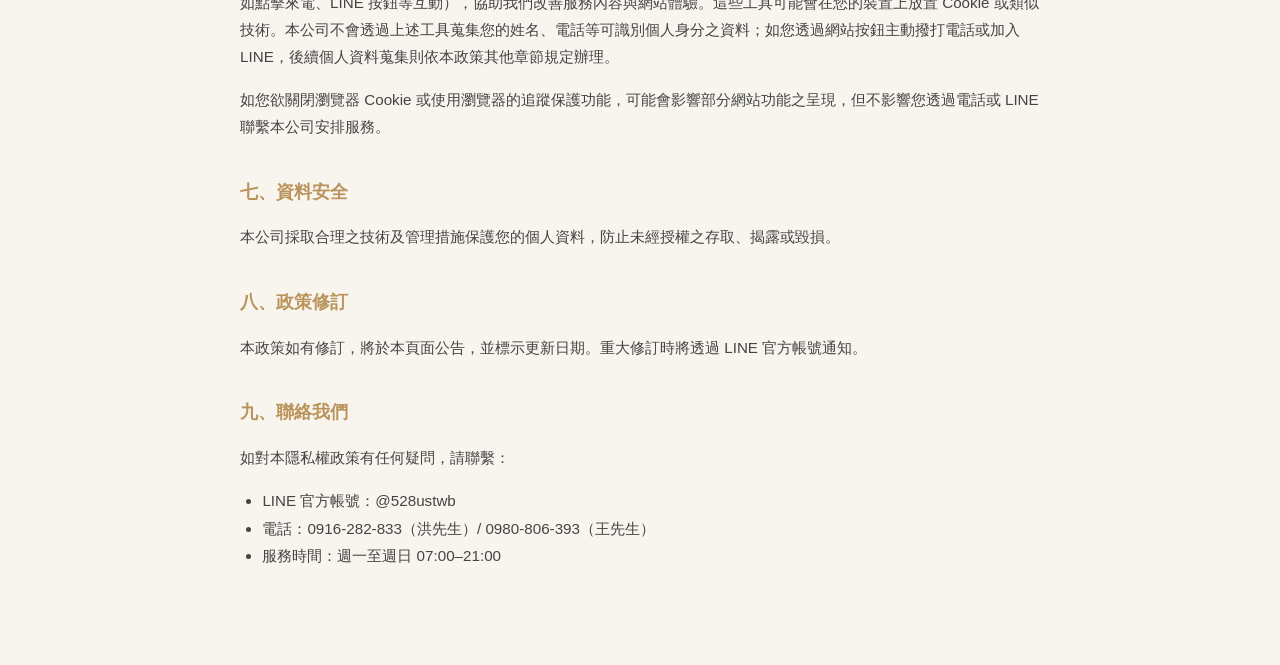
<file: privacy.html>
<!DOCTYPE html>
<html lang="zh-Hant">
<head>
<meta charset="UTF-8">
<meta name="viewport" content="width=device-width, initial-scale=1">
<title>隱私權政策｜FeelGoodHealGood 好心情好病情</title>
<meta name="robots" content="index, follow">
<link rel="canonical" href="https://feelgoodhealgood.tw/privacy.html">
<link rel="icon" href="/favicon.ico" sizes="any">
<link rel="icon" type="image/png" sizes="32x32" href="/favicon-32x32.png">
<link rel="apple-touch-icon" sizes="180x180" href="/apple-touch-icon.png">
<style>
  body { font-family: -apple-system, sans-serif; max-width: 800px; margin: 0 auto; padding: 40px 24px 80px; color: #1C1C1E; background: #F8F5EF; line-height: 1.8; }
  h1 { font-size: 1.6rem; color: #1C1C1E; border-bottom: 2px solid #B9935A; padding-bottom: 12px; }
  h2 { font-size: 1.1rem; color: #B9935A; margin-top: 36px; }
  p, li { font-size: 0.95rem; color: #444; }
  ul { padding-left: 1.4em; }
  .back { display: inline-block; margin-bottom: 32px; color: #B9935A; text-decoration: none; font-size: 0.9rem; }
  .updated { font-size: 0.8rem; color: #999; margin-top: 4px; }
</style>
</head>
<body>
<a href="index.html" class="back">← 返回首頁</a>
<h1>隱私權政策</h1>
<p class="updated">最後更新日期：2026年7月4日</p>

<p>FeelGoodHealGood（好心情好病情，以下簡稱「本公司」）重視您的隱私權。本政策說明我們如何蒐集、使用、保護及處理您的個人資料，適用於本網站及透過 LINE 官方帳號與本公司進行之所有互動。</p>

<h2>一、蒐集個人資料之目的</h2>
<p>本公司依據個人資料保護法第 8 條，告知您以下蒐集目的：</p>
<ul>
  <li>提供無障礙接送及爬梯機上下樓服務之預約安排與報價</li>
  <li>與您聯繫、確認預約時間、地點及服務細節</li>
  <li>回覆您的服務諮詢與問題</li>
  <li>服務品質追蹤與後續關懷</li>
  <li>符合法律義務之必要記錄</li>
</ul>

<h2>二、蒐集個人資料之類別</h2>
<ul>
  <li>姓名（委託人及服務對象）</li>
  <li>聯絡電話</li>
  <li>服務地址（接送起訖點）</li>
  <li>LINE 帳號識別資訊</li>
  <li>服務對象之行動能力狀況（如使用輪椅、輔具等）</li>
  <li>預約日期與時間</li>
</ul>
<p>本公司不蒐集信用卡號、身分證字號等敏感財務或身份資料。</p>

<h2>三、個人資料利用之期間、地區、對象及方式</h2>
<ul>
  <li><strong>期間：</strong>自蒐集起至服務結束後 2 年，或依法令規定之保存期限</li>
  <li><strong>地區：</strong>中華民國台灣境內</li>
  <li><strong>對象：</strong>本公司內部人員（服務司機、爬梯機專業人員）</li>
  <li><strong>方式：</strong>電話、LINE 訊息、紙本記錄，不轉售、不提供予第三方廣告商</li>
</ul>

<h2>四、當事人之權利</h2>
<p>依個人資料保護法第 3 條，您得就本公司保有之個人資料，行使下列權利：</p>
<ul>
  <li>查詢或請求閱覽</li>
  <li>請求製給複製本</li>
  <li>請求補充或更正</li>
  <li>請求停止蒐集、處理或利用</li>
  <li>請求刪除</li>
</ul>
<p>如欲行使上述權利，請透過 LINE 官方帳號或電話與我們聯繫，本公司將於 15 個工作日內回覆處理。</p>

<h2>五、LINE 對話中的個人資料</h2>
<p>當您透過 LINE 官方帳號（@528ustwb）與本公司聯繫時，對話內容（包含姓名、電話、地址等）將用於安排服務，並依本政策規定保存與保護。本公司不會在未告知的情況下將 LINE 對話內容用於其他目的。</p>

<h2>六、Cookie 與網站追蹤</h2>
<p>本網站使用 Google Tag Manager（GTM）以載入網站流量分析與行銷成效追蹤工具，用以了解訪客如何使用本網站（例如點擊來電、LINE 按鈕等互動），協助我們改善服務內容與網站體驗。這些工具可能會在您的裝置上放置 Cookie 或類似技術。本公司不會透過上述工具蒐集您的姓名、電話等可識別個人身分之資料；如您透過網站按鈕主動撥打電話或加入 LINE，後續個人資料蒐集則依本政策其他章節規定辦理。</p>
<p>如您欲關閉瀏覽器 Cookie 或使用瀏覽器的追蹤保護功能，可能會影響部分網站功能之呈現，但不影響您透過電話或 LINE 聯繫本公司安排服務。</p>

<h2>七、資料安全</h2>
<p>本公司採取合理之技術及管理措施保護您的個人資料，防止未經授權之存取、揭露或毀損。</p>

<h2>八、政策修訂</h2>
<p>本政策如有修訂，將於本頁面公告，並標示更新日期。重大修訂時將透過 LINE 官方帳號通知。</p>

<h2>九、聯絡我們</h2>
<p>如對本隱私權政策有任何疑問，請聯繫：</p>
<ul>
  <li>LINE 官方帳號：@528ustwb</li>
  <li>電話：0916-282-833（洪先生）/ 0980-806-393（王先生）</li>
  <li>服務時間：週一至週日 07:00–21:00</li>
</ul>
</body>
</html>
</file>
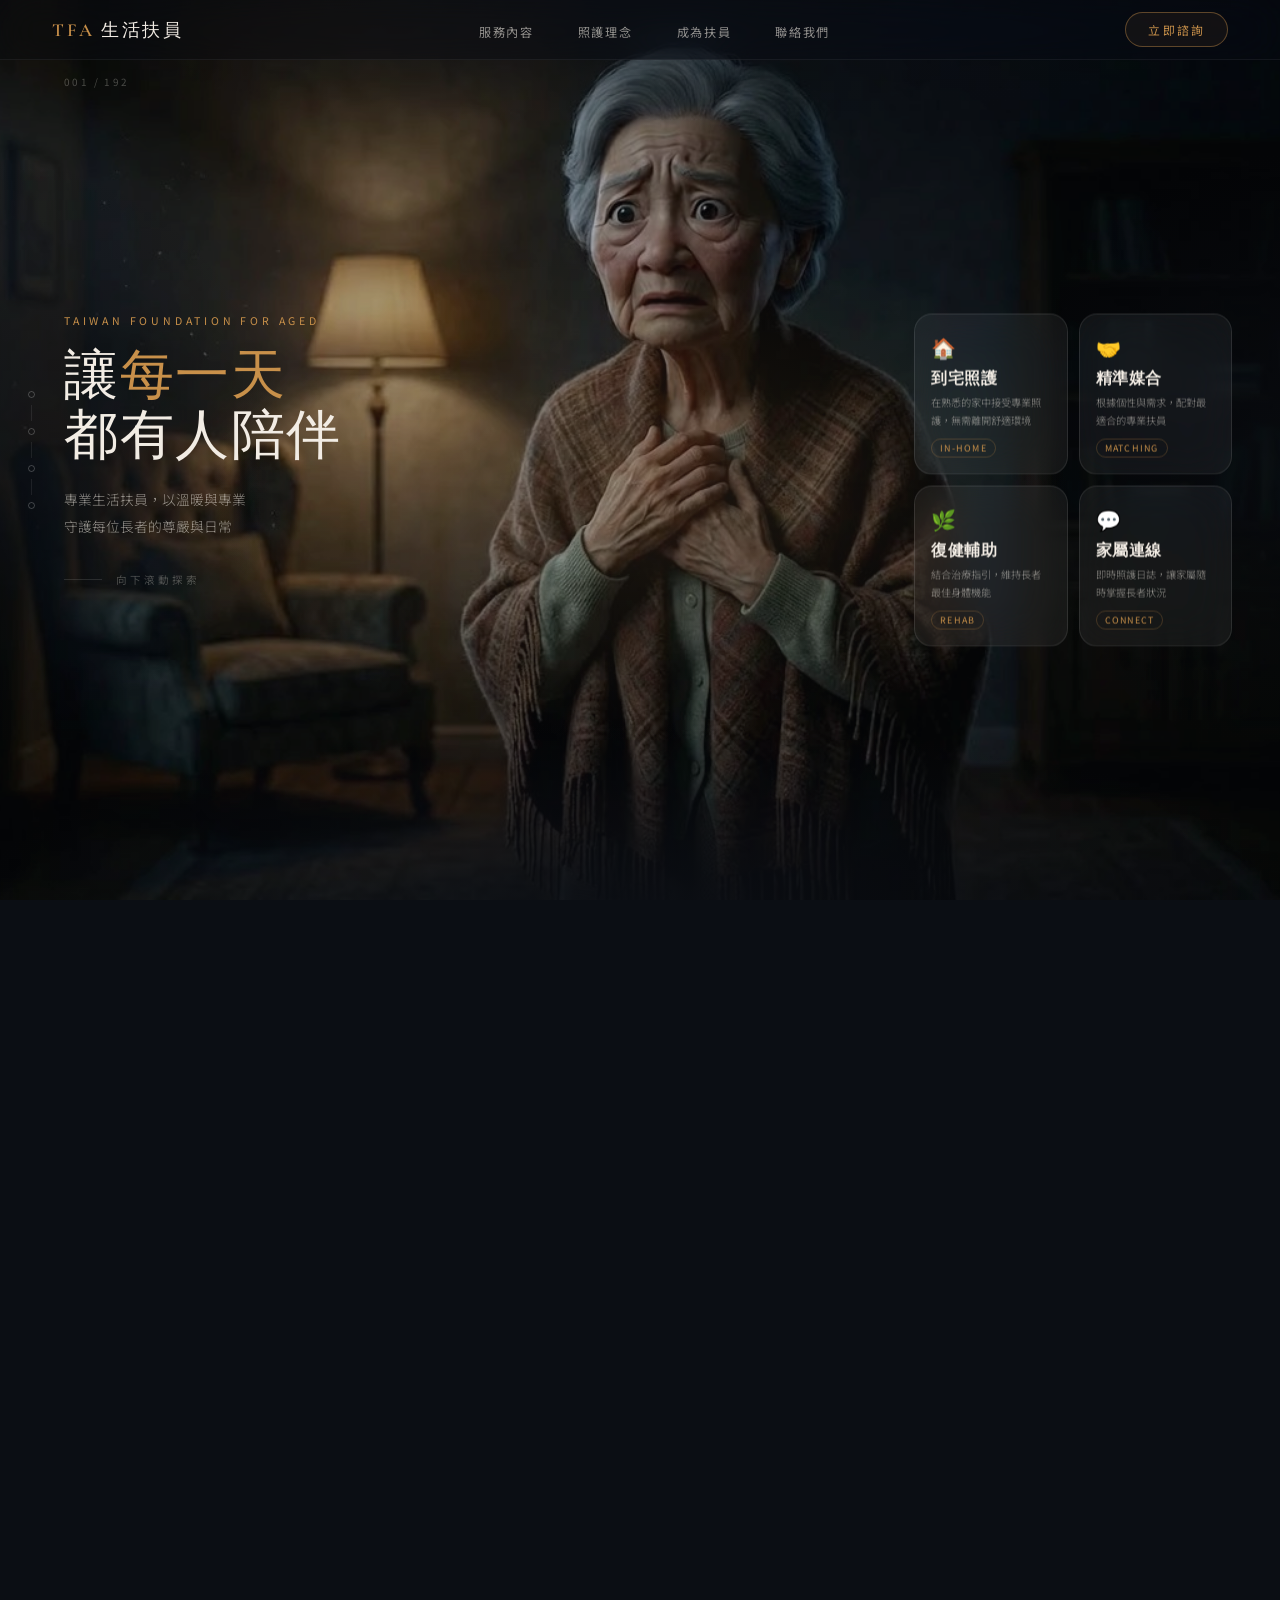
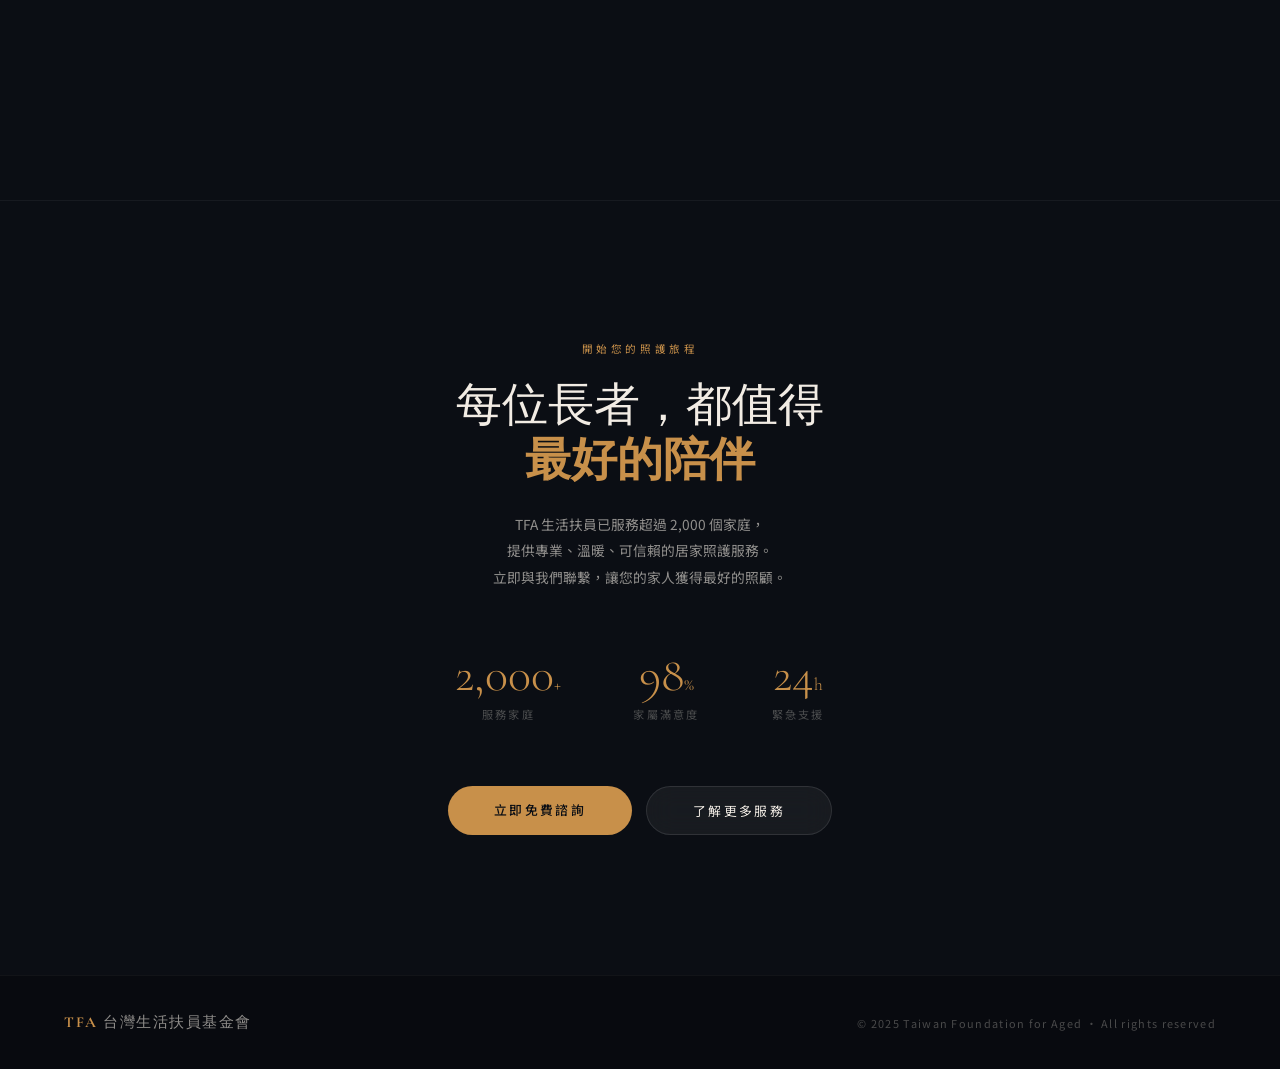
<file: showcase.html>
<!DOCTYPE html>
<html lang="zh-TW">
<head>
  <meta charset="UTF-8">
<meta name="robots" content="noindex, nofollow">
  <meta name="viewport" content="width=device-width, initial-scale=1.0">
  <title>TFA 生活扶員 — 沉浸式服務展示</title>
  <link rel="preconnect" href="https://fonts.googleapis.com">
  <link rel="preconnect" href="https://fonts.gstatic.com" crossorigin>
  <link href="https://fonts.googleapis.com/css2?family=Cormorant+Garamond:ital,wght@0,300;0,400;0,600;1,300&family=Noto+Sans+TC:wght@300;400;500&display=swap" rel="stylesheet">
  <style>
    /* ──────────────────────────────────────────
       TOKENS
    ────────────────────────────────────────── */
    :root {
      --deep:          #0b0e14;
      --glass:         rgba(255, 255, 255, 0.055);
      --glass-border:  rgba(255, 255, 255, 0.10);
      --glass-active:  rgba(201, 144, 74, 0.11);
      --gold:          #c8904a;
      --gold-soft:     rgba(200, 144, 74, 0.22);
      --gold-glow:     rgba(200, 144, 74, 0.45);
      --text:          #f2ece4;
      --text-mid:      rgba(242, 236, 228, 0.58);
      --text-dim:      rgba(242, 236, 228, 0.28);
      --r:             18px;
      --r-pill:        100px;
    }

    /* ──────────────────────────────────────────
       BASE
    ────────────────────────────────────────── */
    *, *::before, *::after { margin: 0; padding: 0; box-sizing: border-box; }
    html { scroll-behavior: auto; }
    body {
      background: var(--deep);
      color: var(--text);
      font-family: 'Noto Sans TC', system-ui, sans-serif;
      overflow-x: hidden;
      -webkit-font-smoothing: antialiased;
    }

    /* ──────────────────────────────────────────
       LOADER
    ────────────────────────────────────────── */
    #loader {
      position: fixed;
      inset: 0;
      z-index: 9000;
      background: var(--deep);
      display: flex;
      flex-direction: column;
      align-items: center;
      justify-content: center;
      gap: 26px;
      transition: opacity 0.8s cubic-bezier(0.4, 0, 0.2, 1);
    }
    #loader.out { opacity: 0; pointer-events: none; }

    .ld-wordmark {
      font-family: 'Cormorant Garamond', serif;
      font-size: 1.85rem;
      font-weight: 300;
      letter-spacing: 0.22em;
      color: var(--text);
    }
    .ld-wordmark b { font-weight: 600; color: var(--gold); }

    .ld-track {
      width: 180px;
      height: 1px;
      background: rgba(255,255,255,0.07);
      position: relative;
      overflow: hidden;
    }
    .ld-fill {
      position: absolute;
      inset: 0;
      width: 0%;
      background: linear-gradient(90deg, var(--gold), #e8b870);
      transition: width 0.12s linear;
    }
    .ld-label {
      font-size: 0.66rem;
      letter-spacing: 0.32em;
      color: var(--text-dim);
      text-transform: uppercase;
    }

    /* ──────────────────────────────────────────
       NAV  — frosted glass
    ────────────────────────────────────────── */
    #nav {
      position: fixed;
      inset: 0 0 auto 0;
      z-index: 200;
      height: 60px;
      padding: 0 52px;
      display: flex;
      align-items: center;
      justify-content: space-between;
      background: rgba(11, 14, 20, 0.42);
      backdrop-filter: blur(24px) saturate(160%);
      -webkit-backdrop-filter: blur(24px) saturate(160%);
      border-bottom: 1px solid rgba(255,255,255,0.055);
    }
    .nav-brand {
      font-family: 'Cormorant Garamond', serif;
      font-size: 1.15rem;
      font-weight: 400;
      letter-spacing: 0.14em;
      color: var(--text);
      text-decoration: none;
    }
    .nav-brand b { color: var(--gold); font-weight: 600; }
    .nav-links {
      list-style: none;
      display: flex;
      gap: 44px;
    }
    .nav-links a {
      font-size: 0.76rem;
      letter-spacing: 0.14em;
      color: var(--text-mid);
      text-decoration: none;
      transition: color 0.22s;
    }
    .nav-links a:hover { color: var(--text); }
    .nav-pill {
      padding: 8px 22px;
      border-radius: var(--r-pill);
      border: 1px solid rgba(200,144,74,0.42);
      background: rgba(200,144,74,0.07);
      font-size: 0.74rem;
      letter-spacing: 0.18em;
      color: var(--gold);
      text-decoration: none;
      transition: background 0.22s, border-color 0.22s;
    }
    .nav-pill:hover {
      background: rgba(200,144,74,0.16);
      border-color: var(--gold);
    }

    /* ──────────────────────────────────────────
       SCROLL CONTAINER + STICKY SCENE
    ────────────────────────────────────────── */
    #scroll-wrap {
      /* Sticky sticks for (height - 100vh).
         With height = 4800px + 200vh, sticky range = 4800px + 100vh ≈ 5700px.
         Animation uses 4800px; remaining ~900px shows the final frame as a pause. */
      height: calc(4800px + 200vh);
      position: relative;
    }

    #scene {
      position: sticky;
      top: 0;
      height: 100vh;
      width: 100%;
      overflow: hidden;
    }

    /* Canvas carries the frame images */
    #canvas {
      position: absolute;
      inset: 0;
      display: block;
    }

    /* Dark veil for legibility */
    .veil {
      position: absolute;
      inset: 0;
      background: rgba(11, 14, 20, 0.30);
      pointer-events: none;
      z-index: 1;
    }

    /* Ambient glow — the "light spilling from the scene" */
    .glow {
      position: absolute;
      inset: 0;
      pointer-events: none;
      z-index: 2;
      background:
        radial-gradient(ellipse 52% 44% at 50% 54%, rgba(200,144,74,0.13) 0%, transparent 65%),
        radial-gradient(ellipse 100% 38% at 50% 100%, rgba(11,14,20,0.92) 0%, transparent 52%),
        radial-gradient(ellipse 100% 30% at 50% 0%,   rgba(11,14,20,0.72) 0%, transparent 48%),
        radial-gradient(ellipse  40% 60% at 0%   50%, rgba(11,14,20,0.55) 0%, transparent 55%),
        radial-gradient(ellipse  40% 60% at 100% 50%, rgba(11,14,20,0.55) 0%, transparent 55%);
      animation: breathe 5.5s ease-in-out infinite;
    }
    @keyframes breathe {
      0%, 100% { opacity: 1; }
      50%       { opacity: 0.78; }
    }

    /* ──────────────────────────────────────────
       HERO TEXT  — top-left, fades on scroll
    ────────────────────────────────────────── */
    #hero {
      position: absolute;
      left: 64px;
      top: 50%;
      transform: translateY(-50%);
      z-index: 10;
      max-width: 500px;
      will-change: opacity;
    }
    .hero-eye {
      font-size: 0.66rem;
      letter-spacing: 0.36em;
      color: var(--gold);
      text-transform: uppercase;
      margin-bottom: 18px;
      opacity: 0;
      transform: translateY(10px);
      animation: up 0.9s 0.4s cubic-bezier(0.25,0.46,0.45,0.94) forwards;
    }
    .hero-h1 {
      font-family: 'Cormorant Garamond', serif;
      font-size: clamp(2.8rem, 4.2vw, 4.6rem);
      font-weight: 300;
      line-height: 1.12;
      letter-spacing: 0.03em;
      margin-bottom: 20px;
      opacity: 0;
      transform: translateY(14px);
      animation: up 0.9s 0.62s cubic-bezier(0.25,0.46,0.45,0.94) forwards;
    }
    .hero-h1 em { font-style: normal; color: var(--gold); }
    .hero-body {
      font-size: 0.86rem;
      line-height: 1.95;
      color: var(--text-mid);
      font-weight: 300;
      margin-bottom: 32px;
      opacity: 0;
      transform: translateY(14px);
      animation: up 0.9s 0.84s cubic-bezier(0.25,0.46,0.45,0.94) forwards;
    }
    .scroll-cue {
      display: flex;
      align-items: center;
      gap: 14px;
      font-size: 0.66rem;
      letter-spacing: 0.28em;
      color: var(--text-dim);
      opacity: 0;
      animation: up 0.9s 1.1s forwards;
    }
    .cue-line {
      width: 38px;
      height: 1px;
      background: rgba(255,255,255,0.12);
      position: relative;
      overflow: hidden;
    }
    .cue-line::after {
      content: '';
      position: absolute;
      inset: 0;
      background: var(--gold);
      transform: translateX(-100%);
      animation: sweep 2.2s 1.4s ease-in-out infinite;
    }
    @keyframes sweep {
      0%   { transform: translateX(-100%); }
      50%  { transform: translateX(0); }
      100% { transform: translateX(120%); }
    }
    @keyframes up {
      to { opacity: 1; transform: translateY(0); }
    }

    /* ──────────────────────────────────────────
       CHAPTER LABELS  — bottom-left, per scene
    ────────────────────────────────────────── */
    .chapter {
      position: absolute;
      left: 64px;
      bottom: 88px;
      z-index: 10;
      max-width: 360px;
      opacity: 0;
      transform: translateY(18px);
      transition:
        opacity   0.52s cubic-bezier(0.25,0.46,0.45,0.94),
        transform 0.52s cubic-bezier(0.25,0.46,0.45,0.94);
      pointer-events: none;
    }
    .chapter.show { opacity: 1; transform: translateY(0); }

    .ch-num {
      font-family: 'Cormorant Garamond', serif;
      font-size: 5.5rem;
      font-weight: 300;
      line-height: 1;
      color: rgba(200,144,74,0.14);
      margin-bottom: -12px;
      letter-spacing: -0.03em;
    }
    .ch-title {
      font-family: 'Cormorant Garamond', serif;
      font-size: 2.1rem;
      font-weight: 400;
      letter-spacing: 0.06em;
      color: var(--text);
      margin-bottom: 9px;
    }
    .ch-desc {
      font-size: 0.78rem;
      line-height: 2;
      color: var(--text-mid);
      font-weight: 300;
    }

    /* ──────────────────────────────────────────
       SERVICE CARDS  — right, frosted glass bento
    ────────────────────────────────────────── */
    #cards {
      position: absolute;
      right: 48px;
      top: 50%;
      transform: translateY(calc(-50% + 30px));   /* 30px offset for nav */
      z-index: 10;
      display: grid;
      grid-template-columns: 1fr 1fr;
      gap: 11px;
      width: 318px;
    }

    .sc {
      background: var(--glass);
      backdrop-filter: blur(22px) saturate(140%);
      -webkit-backdrop-filter: blur(22px) saturate(140%);
      border: 1px solid var(--glass-border);
      border-radius: var(--r);
      padding: 18px 16px 16px;
      cursor: default;
      opacity: 0;
      transform: translateX(28px);
      transition:
        opacity      0.5s,
        transform    0.5s cubic-bezier(0.34, 1.2, 0.64, 1),
        background   0.35s,
        border-color 0.35s,
        box-shadow   0.35s;
      position: relative;
      overflow: hidden;
    }
    /* Top-edge shimmer when active */
    .sc::before {
      content: '';
      position: absolute;
      top: 0; left: 0; right: 0;
      height: 1px;
      background: linear-gradient(90deg, transparent, rgba(200,144,74,0.55), transparent);
      opacity: 0;
      transition: opacity 0.35s;
    }
    .sc.in  { opacity: 1; transform: translateX(0); }
    .sc.lit {
      background:  var(--glass-active);
      border-color: rgba(200,144,74,0.30);
      box-shadow: 0 0 30px rgba(200,144,74,0.09),
                  inset 0 0 0 1px rgba(200,144,74,0.06);
    }
    .sc.lit::before { opacity: 1; }

    .sc-ico   { font-size: 1.25rem; display: block; margin-bottom: 7px; }
    .sc-title {
      font-family: 'Cormorant Garamond', serif;
      font-size: 0.97rem;
      font-weight: 600;
      letter-spacing: 0.04em;
      margin-bottom: 5px;
      color: var(--text);
      line-height: 1.3;
    }
    .sc-body {
      font-size: 0.64rem;
      line-height: 1.75;
      color: var(--text-mid);
      font-weight: 300;
    }
    .sc-tag {
      display: inline-block;
      margin-top: 9px;
      padding: 2px 8px;
      border: 1px solid rgba(200,144,74,0.26);
      border-radius: var(--r-pill);
      font-size: 0.56rem;
      letter-spacing: 0.14em;
      color: var(--gold);
    }

    /* ──────────────────────────────────────────
       PROGRESS STEPPER  — left edge
    ────────────────────────────────────────── */
    #stepper {
      position: absolute;
      left: 28px;
      top: 50%;
      transform: translateY(-50%);
      z-index: 10;
      display: flex;
      flex-direction: column;
      align-items: center;
      gap: 7px;
    }
    .dot {
      width: 7px; height: 7px;
      border-radius: 50%;
      border: 1px solid rgba(255,255,255,0.22);
      background: transparent;
      transition: background 0.3s, border-color 0.3s, box-shadow 0.3s, transform 0.3s;
    }
    .dot.lit {
      background: var(--gold);
      border-color: var(--gold);
      box-shadow: 0 0 10px var(--gold-glow);
      transform: scale(1.2);
    }
    .dot-gap {
      width: 1px; height: 16px;
      background: rgba(255,255,255,0.08);
    }

    /* ──────────────────────────────────────────
       FRAME COUNTER + PROGRESS BAR
    ────────────────────────────────────────── */
    #counter {
      position: absolute;
      left: 64px;
      top: 74px;
      z-index: 10;
      font-size: 0.62rem;
      letter-spacing: 0.24em;
      color: var(--text-dim);
      font-variant-numeric: tabular-nums;
    }
    #pbar {
      position: absolute;
      bottom: 0; left: 0;
      height: 2px;
      width: 0%;
      background: linear-gradient(90deg, rgba(200,144,74,0.3), var(--gold));
      z-index: 10;
      transition: width 0.08s linear;
      pointer-events: none;
    }

    /* ──────────────────────────────────────────
       OUTRO
    ────────────────────────────────────────── */
    #outro {
      background: var(--deep);
      position: relative;
      z-index: 5;
      padding: 140px 64px;
      border-top: 1px solid rgba(255,255,255,0.05);
    }
    .out-inner {
      max-width: 740px;
      margin: 0 auto;
      text-align: center;
    }
    .out-eye {
      font-size: 0.66rem;
      letter-spacing: 0.34em;
      color: var(--gold);
      text-transform: uppercase;
      margin-bottom: 22px;
    }
    .out-h2 {
      font-family: 'Cormorant Garamond', serif;
      font-size: clamp(2.2rem, 3.6vw, 3.8rem);
      font-weight: 300;
      line-height: 1.2;
      margin-bottom: 22px;
    }
    .out-h2 b { font-weight: 600; color: var(--gold); }
    .out-body {
      font-size: 0.86rem;
      line-height: 1.95;
      color: var(--text-mid);
      margin-bottom: 60px;
    }

    /* Stats row */
    .stats {
      display: flex;
      justify-content: center;
      gap: 72px;
      margin-bottom: 64px;
    }
    .stat-num {
      font-family: 'Cormorant Garamond', serif;
      font-size: 3rem;
      font-weight: 300;
      color: var(--gold);
      line-height: 1;
    }
    .stat-unit {
      font-size: 1.1rem;
    }
    .stat-lbl {
      font-size: 0.7rem;
      letter-spacing: 0.2em;
      color: var(--text-dim);
      margin-top: 7px;
    }

    /* CTA buttons */
    .ctas { display: flex; gap: 14px; justify-content: center; flex-wrap: wrap; }
    .btn-solid {
      padding: 14px 46px;
      border-radius: var(--r-pill);
      background: var(--gold);
      color: var(--deep);
      font-size: 0.8rem;
      letter-spacing: 0.18em;
      text-decoration: none;
      font-weight: 500;
      transition: opacity 0.22s, transform 0.22s;
    }
    .btn-solid:hover { opacity: 0.85; transform: translateY(-2px); }
    .btn-outline {
      padding: 14px 46px;
      border-radius: var(--r-pill);
      border: 1px solid var(--glass-border);
      background: var(--glass);
      backdrop-filter: blur(14px);
      color: var(--text);
      font-size: 0.8rem;
      letter-spacing: 0.18em;
      text-decoration: none;
      transition: border-color 0.22s, background 0.22s, transform 0.22s;
    }
    .btn-outline:hover {
      border-color: rgba(255,255,255,0.22);
      background: rgba(255,255,255,0.09);
      transform: translateY(-2px);
    }

    /* ──────────────────────────────────────────
       FOOTER
    ────────────────────────────────────────── */
    footer {
      background: #080a0f;
      padding: 36px 64px;
      border-top: 1px solid rgba(255,255,255,0.04);
      display: flex;
      justify-content: space-between;
      align-items: center;
    }
    .ft-brand {
      font-family: 'Cormorant Garamond', serif;
      font-size: 0.95rem;
      color: var(--text-mid);
      font-weight: 400;
      letter-spacing: 0.1em;
    }
    .ft-brand b { color: var(--gold); }
    .ft-copy {
      font-size: 0.68rem;
      color: var(--text-dim);
      letter-spacing: 0.12em;
    }

    /* ──────────────────────────────────────────
       MOBILE FALLBACK
    ────────────────────────────────────────── */
    @media (max-width: 900px) {
      #cards    { display: none; }
      #stepper  { display: none; }
      .nav-links { display: none; }
      #nav { padding: 0 28px; }
      #hero { left: 28px; max-width: 85vw; }
      .chapter { left: 28px; }
      #counter { left: 28px; }
    }
    @media (max-width: 600px) {
      #outro { padding: 80px 28px; }
      .stats { gap: 36px; }
      footer { flex-direction: column; gap: 12px; text-align: center; }
    }
  </style>
</head>
<body>

<!-- ─── LOADER ─── -->
<div id="loader">
  <div class="ld-wordmark">TFA <b>生活扶員</b></div>
  <div class="ld-track"><div class="ld-fill" id="lf"></div></div>
  <div class="ld-label" id="lp">Loading…</div>
</div>

<!-- ─── NAV ─── -->
<nav id="nav">
  <a class="nav-brand" href="#"><b>TFA</b> 生活扶員</a>
  <ul class="nav-links">
    <li><a href="#">服務內容</a></li>
    <li><a href="#">照護理念</a></li>
    <li><a href="#">成為扶員</a></li>
    <li><a href="#">聯絡我們</a></li>
  </ul>
  <a class="nav-pill" href="#">立即諮詢</a>
</nav>

<!-- ─── SCROLL CONTAINER ─── -->
<div id="scroll-wrap">
  <div id="scene">

    <!-- Frame canvas -->
    <canvas id="canvas"></canvas>

    <!-- Overlays (z-index: 1 / 2) -->
    <div class="veil"></div>
    <div class="glow"></div>

    <!-- Hero — z-index: 10 -->
    <div id="hero">
      <p class="hero-eye">Taiwan Foundation for Aged</p>
      <h1 class="hero-h1">讓<em>每一天</em><br>都有人陪伴</h1>
      <p class="hero-body">
        專業生活扶員，以溫暖與專業<br>守護每位長者的尊嚴與日常
      </p>
      <div class="scroll-cue">
        <div class="cue-line"></div>
        <span>向下滾動探索</span>
      </div>
    </div>

    <!-- Chapter labels — left-bottom -->
    <div class="chapter" id="ch0">
      <div class="ch-num">01</div>
      <div class="ch-title">到府評估</div>
      <div class="ch-desc">由專業照護顧問親至府上<br>量身規劃最適合的照護方案</div>
    </div>
    <div class="chapter" id="ch1">
      <div class="ch-num">02</div>
      <div class="ch-title">扶員媒合</div>
      <div class="ch-desc">依長者個性與需求精準配對<br>由受過嚴格訓練的扶員全程陪伴</div>
    </div>
    <div class="chapter" id="ch2">
      <div class="ch-num">03</div>
      <div class="ch-title">生活協助</div>
      <div class="ch-desc">日常起居、復健運動、社交出行<br>全面守護長者的生活品質</div>
    </div>
    <div class="chapter" id="ch3">
      <div class="ch-num">04</div>
      <div class="ch-title">持續關懷</div>
      <div class="ch-desc">定期追蹤並與家屬溝通<br>讓每份照護都有溫度與記錄</div>
    </div>

    <!-- Service cards — right 2×2 bento grid -->
    <div id="cards">
      <div class="sc" data-scene="0">
        <span class="sc-ico">🏠</span>
        <div class="sc-title">到宅照護</div>
        <div class="sc-body">在熟悉的家中接受專業照護，無需離開舒適環境</div>
        <span class="sc-tag">IN-HOME</span>
      </div>
      <div class="sc" data-scene="1">
        <span class="sc-ico">🤝</span>
        <div class="sc-title">精準媒合</div>
        <div class="sc-body">根據個性與需求，配對最適合的專業扶員</div>
        <span class="sc-tag">MATCHING</span>
      </div>
      <div class="sc" data-scene="2">
        <span class="sc-ico">🌿</span>
        <div class="sc-title">復健輔助</div>
        <div class="sc-body">結合治療指引，維持長者最佳身體機能</div>
        <span class="sc-tag">REHAB</span>
      </div>
      <div class="sc" data-scene="3">
        <span class="sc-ico">💬</span>
        <div class="sc-title">家屬連線</div>
        <div class="sc-body">即時照護日誌，讓家屬隨時掌握長者狀況</div>
        <span class="sc-tag">CONNECT</span>
      </div>
    </div>

    <!-- Left-edge scene stepper -->
    <div id="stepper">
      <div class="dot" data-i="0"></div>
      <div class="dot-gap"></div>
      <div class="dot" data-i="1"></div>
      <div class="dot-gap"></div>
      <div class="dot" data-i="2"></div>
      <div class="dot-gap"></div>
      <div class="dot" data-i="3"></div>
    </div>

    <!-- Frame counter -->
    <div id="counter">001 / 192</div>

    <!-- Bottom progress bar -->
    <div id="pbar"></div>

  </div>
</div>

<!-- ─── OUTRO ─── -->
<section id="outro">
  <div class="out-inner">
    <p class="out-eye">開始您的照護旅程</p>
    <h2 class="out-h2">每位長者，都值得<br><b>最好的陪伴</b></h2>
    <p class="out-body">
      TFA 生活扶員已服務超過 2,000 個家庭，<br>
      提供專業、溫暖、可信賴的居家照護服務。<br>
      立即與我們聯繫，讓您的家人獲得最好的照顧。
    </p>
    <div class="stats">
      <div>
        <div class="stat-num">2,000<span class="stat-unit">+</span></div>
        <div class="stat-lbl">服務家庭</div>
      </div>
      <div>
        <div class="stat-num">98<span class="stat-unit">%</span></div>
        <div class="stat-lbl">家屬滿意度</div>
      </div>
      <div>
        <div class="stat-num">24<span class="stat-unit">h</span></div>
        <div class="stat-lbl">緊急支援</div>
      </div>
    </div>
    <div class="ctas">
      <a class="btn-solid" href="#">立即免費諮詢</a>
      <a class="btn-outline" href="#">了解更多服務</a>
    </div>
  </div>
</section>

<footer>
  <div class="ft-brand"><b>TFA</b> 台灣生活扶員基金會</div>
  <div class="ft-copy">© 2025 Taiwan Foundation for Aged · All rights reserved</div>
</footer>

<!-- ─── SCRIPT ─── -->
<script>
/* ── CONFIG ── */
const TOTAL    = 192;
const ANIM_PX  = 4800;        // scroll range for full 192-frame animation
const FADE_PX  = 380;         // hero fades over this many px of scroll
const SCENE_DELAY = 0.04;     // show chapters only after this progress

/* ── ELEMENTS ── */
const canvas   = document.getElementById('canvas');
const ctx      = canvas.getContext('2d');
const loader   = document.getElementById('loader');
const lf       = document.getElementById('lf');
const lp       = document.getElementById('lp');
const hero     = document.getElementById('hero');
const counter  = document.getElementById('counter');
const pbar     = document.getElementById('pbar');
const chapters = [...document.querySelectorAll('.chapter')];
const cards    = [...document.querySelectorAll('.sc')];
const dots     = [...document.querySelectorAll('.dot')];

/* ── STATE (must be before resize & frames) ── */
let curFrame = 0;
let tgtFrame = 0;
let curScene = -1;
let loaded   = 0;
let ready    = false;

/* ── FUNCTIONS (hoisted via function declarations) ── */
function draw(idx) {
  const img = frames[idx];
  if (!img?.complete || !img.naturalWidth) return;
  const { naturalWidth: iw, naturalHeight: ih } = img;
  const cw = canvas.width, ch = canvas.height;
  const scale = Math.max(cw / iw, ch / ih);
  const dw = iw * scale, dh = ih * scale;
  ctx.drawImage(img, (cw - dw) / 2, (ch - dh) / 2, dw, dh);
}

function onLoad() {
  loaded++;
  const pct = loaded / TOTAL;
  lf.style.width = (pct * 100).toFixed(1) + '%';
  lp.textContent = loaded < TOTAL
    ? `Loading ${Math.floor(pct * 100)}%`
    : '準備就緒';
  if (!ready && loaded >= 30) {
    ready = true;
    setTimeout(() => {
      loader.classList.add('out');
      draw(0);
      cards.forEach((c, i) => setTimeout(() => c.classList.add('in'), i * 90 + 250));
    }, 280);
  }
}

/* ── FRAME IMAGES (onload set before src to avoid cached-image race) ── */
const frames = Array.from({ length: TOTAL }, (_, i) => {
  const img = new Image();
  img.onload = onLoad;
  img.src = `frames/frame_${String(i).padStart(4, '0')}.jpg`;
  return img;
});

/* ── CANVAS RESIZE (after frames & state are declared) ── */
function resize() {
  canvas.width  = window.innerWidth;
  canvas.height = window.innerHeight;
  if (ready) draw(curFrame);
}
window.addEventListener('resize', resize, { passive: true });
resize();

/* ── SCROLL HANDLER ── */
function onScroll() {
  if (!ready) return;

  const sy = window.scrollY;

  // Hero fade
  hero.style.opacity = Math.max(0, 1 - sy / FADE_PX).toFixed(3);

  // Animation progress [0, 1]
  const prog = Math.min(1, Math.max(0, sy / ANIM_PX));

  // Target frame
  tgtFrame = Math.min(TOTAL - 1, Math.floor(prog * TOTAL));

  // UI updates
  pbar.style.width = (prog * 100).toFixed(2) + '%';
  counter.textContent = `${String(tgtFrame + 1).padStart(3, '0')} / ${TOTAL}`;

  // Scene detection
  const scene = prog > SCENE_DELAY ? Math.min(3, Math.floor(prog * 4)) : -1;

  if (scene !== curScene) {
    curScene = scene;
    chapters.forEach((ch, i) => ch.classList.toggle('show', i === scene));
    dots.forEach((d, i)      => d.classList.toggle('lit',  i === scene));
    cards.forEach((c, i)     => c.classList.toggle('lit',  i === scene));
  }
}

window.addEventListener('scroll', onScroll, { passive: true });

/* ── RAF RENDER LOOP ── */
function tick() {
  if (ready && tgtFrame !== curFrame) {
    curFrame = tgtFrame;
    draw(curFrame);
  }
  requestAnimationFrame(tick);
}
requestAnimationFrame(tick);
</script>
</body>
</html>
</file>
<file: style.css>
/* ══════════════════════════════════════════
   DESIGN TOKENS
══════════════════════════════════════════ */
:root {
  /* Brand — FGHG 品牌色盤 */
  --color-primary:      #B9935A; /* 暖金 — CTA、連結、重點 */
  --color-primary-dark: #9A7A48; /* 暖金深版 — hover 狀態 */
  --color-dark:         #1C1C1E; /* 墨黑 — 標題、深色背景 */
  --color-bg:           #F8F5EF; /* 暖白 — 頁面底色 */
  --color-text:         #3A3A3A; /* 深灰 — 內文 */
  --color-white:        #FFFFFF;

  /* Brand (legacy aliases — kept so existing rules below still work) */
  --coral:        var(--color-primary);
  --coral-dark:   var(--color-primary-dark);
  --coral-dim:    rgba(185, 147, 90, 0.14);
  --coral-glow:   rgba(185, 147, 90, 0.35);
  --accent-blue:      #3878C8;
  --accent-blue-dark: #2A60A8;
  --accent-blue-dim:  rgba(56, 120, 200, 0.12);
  --amber:            #C27B52;
  --line-green:   #06C755; /* 浮動 LINE 按鈕保留，不納入換色 */
  --line-dark:    #05a849;

  /* Light palette */
  --cream:        var(--color-bg);
  --cream-warm:   #F3ECDD;
  --white:        var(--color-white);
  --border:       #EAE6E1;
  --border-light: #F0EDE9;

  /* Text */
  --ink:          var(--color-dark);
  --body:         var(--color-text);
  --muted:        #4F4F52; /* 長輩客人反映內文太淺看不清楚，再加深兩階（原 #6B6B6E），維持灰色不轉黑 */

  /* Dark palette (animation + philosophy) */
  --deep:         #0C0F18;
  --deep-mid:     #13182A;
  --deep-surface: rgba(255,255,255,0.055);
  --deep-border:  rgba(255,255,255,0.09);

  /* Glass */
  --glass-dark:   rgba(255,255,255,0.06);
  --glass-light:  rgba(255,255,255,0.88);

  /* Spacing */
  --nav-h:        64px;
  --r:            16px;
  --r-sm:         10px;
  --r-pill:       100px;
  --pad:          100px;

  /* Logo size / position — 也可以用 logo-adjuster.html 拖拉滑桿產生這幾行 */
  --logo-size-header:   40px;
  --logo-size-footer:   38px;
  --logo-offset-header-x: -2px;
  --logo-offset-header-y: 0px;
  --logo-offset-footer-x: 0px;
  --logo-offset-footer-y: 0px;

  /* Shadows */
  --sh:           0 4px 24px rgba(0,0,0,0.07);
  --sh-hover:     0 16px 48px rgba(0,0,0,0.14);
  --sh-card:      0 2px 12px rgba(0,0,0,0.05);

  /* Gold gloss — 暖金色塊的光澤疊層 */
  --gold-gloss: linear-gradient(160deg, rgba(255,255,255,0.55) 0%, rgba(255,255,255,0.10) 32%, rgba(255,255,255,0) 58%);
}

/* ══════════════════════════════════════════
   CURSOR STAR TRAIL
══════════════════════════════════════════ */
@keyframes starFade {
  0%   { opacity: 0.9; transform: translate(-50%, -50%) translate(0, 0) scale(1); }
  100% { opacity: 0;   transform: translate(-50%, -50%) translate(var(--dx), var(--dy)) scale(0.4); }
}
.cursor-star {
  position: fixed;
  pointer-events: none;
  z-index: 9999;
  color: var(--coral);
  line-height: 1;
  user-select: none;
  animation: starFade 0.75s ease-out forwards;
}

/* ══════════════════════════════════════════
   RESET & BASE
══════════════════════════════════════════ */
*, *::before, *::after { box-sizing: border-box; margin: 0; padding: 0; }
html { scroll-behavior: smooth; font-size: 17px; }
body {
  font-family: 'Noto Sans TC', system-ui, sans-serif;
  background: var(--cream);
  color: var(--body);
  line-height: 1.72;
  overflow-x: hidden;
  -webkit-font-smoothing: antialiased;
}
img { max-width: 100%; height: auto; display: block; }
a { text-decoration: none; color: inherit; }
ul { list-style: none; }

.container {
  max-width: 1120px;
  margin: 0 auto;
  padding: 0 28px;
}

/* ══════════════════════════════════════════
   SITE LOADER — 輪轉的金 G，車正穩穩在路上
══════════════════════════════════════════ */
body.is-loading { overflow: hidden; }

.site-loader {
  position: fixed;
  inset: 0;
  z-index: 9999;
  display: flex;
  flex-direction: column;
  align-items: center;
  justify-content: center;
  gap: 26px;
  background: var(--cream);
  transition: opacity 0.6s ease, visibility 0.6s ease;
}
.site-loader.is-hidden {
  opacity: 0;
  visibility: hidden;
  pointer-events: none;
}

.loader-glow {
  position: absolute;
  width: 200px;
  height: 200px;
  border-radius: 50%;
  background: radial-gradient(circle, var(--coral-glow), transparent 70%);
  filter: blur(18px);
  animation: loaderGlow 2.4s ease-in-out infinite;
}

.loader-mark {
  position: relative;
  width: 86px;
}
.loader-mark svg {
  width: 100%;
  height: auto;
  display: block;
  filter: drop-shadow(0 10px 22px rgba(28, 28, 30, 0.14));
}
.loader-mark-wheel {
  transform-box: fill-box;
  transform-origin: 50% 50%;
  animation: loaderSpin 2.2s linear infinite;
}

.loader-text {
  font-family: 'Cormorant Garamond', serif;
  font-style: italic;
  font-weight: 400;
  font-size: 1.02rem;
  letter-spacing: 0.02em;
  color: var(--muted);
  opacity: 0;
  transform: translateY(6px);
  animation: fadeUp 0.7s 0.4s ease forwards;
}

@keyframes loaderSpin {
  to { transform: rotate(360deg); }
}
@keyframes loaderGlow {
  0%, 100% { opacity: 0.35; transform: scale(0.92); }
  50%      { opacity: 0.65; transform: scale(1.06); }
}

@media (prefers-reduced-motion: reduce) {
  .loader-mark-wheel,
  .loader-glow { animation: none; }
}

/* ══════════════════════════════════════════
   NAVIGATION  — frosted glass
══════════════════════════════════════════ */
.navbar {
  position: fixed;
  inset: 0 0 auto 0;
  z-index: 500;
  background: rgba(248, 245, 239, 0.88);
  backdrop-filter: blur(24px) saturate(160%);
  -webkit-backdrop-filter: blur(24px) saturate(160%);
  box-shadow: none;
  transition: background 0.35s, backdrop-filter 0.35s, box-shadow 0.35s;
}
.navbar.scrolled {
  background: rgba(248, 245, 239, 0.88);
  backdrop-filter: blur(24px) saturate(160%);
  -webkit-backdrop-filter: blur(24px) saturate(160%);
  box-shadow: 0 1px 0 var(--border), 0 4px 20px rgba(0,0,0,0.06);
}

/* Transparent over hero — text stays white via on-dark selectors */
.navbar.on-dark {
  background: transparent;
  backdrop-filter: none;
  -webkit-backdrop-filter: none;
  box-shadow: none;
}

.nav-inner {
  max-width: 1120px;
  margin: 0 auto;
  padding: 0 28px;
  height: var(--nav-h);
  display: flex;
  align-items: center;
  gap: 32px;
}
.nav-logo {
  display: flex;
  align-items: center;
  gap: 12px;
  flex-shrink: 0;
  text-decoration: none;
}
.logo-text {
  display: flex;
  flex-direction: column;
  line-height: 1.15;
}
.logo-mark {
  width: var(--logo-size-header);
  height: var(--logo-size-header);
  display: block;
  flex-shrink: 0;
  transform: translate(var(--logo-offset-header-x), var(--logo-offset-header-y));
}
.nav-logo .logo-mark--light { display: none; }
.navbar.on-dark .nav-logo .logo-mark--dark  { display: none; }
.navbar.on-dark .nav-logo .logo-mark--light { display: block; }
.logo-en {
  font-family: 'Nunito', sans-serif;
  font-weight: 900;
  font-size: 24px;
  color: var(--ink);
  transition: color 0.35s;
}
.navbar.on-dark .logo-en { color: #fff; }
.logo-accent { color: var(--coral); }
.logo-zh {
  font-size: 13px;
  color: var(--muted);
  letter-spacing: 0.08em;
  transition: color 0.35s;
}
.navbar.on-dark .logo-zh { color: rgba(255,255,255,0.38); }

.nav-links {
  display: flex;
  gap: 32px;
  margin-left: auto;
}
.nav-links a {
  font-size: 15px;
  font-weight: 500;
  letter-spacing: 0.04em;
  color: var(--body);
  transition: color 0.22s;
}
.navbar.on-dark .nav-links a { color: rgba(255,255,255,0.68); }
.nav-links a:hover { color: var(--coral); }
.navbar.on-dark .nav-links a:hover { color: #fff; }

.btn-nav-cta {
  position: relative;
  overflow: hidden;
  padding: 9px 22px;
  border-radius: var(--r-pill);
  background: var(--gold-gloss), var(--coral);
  color: #fff;
  font-size: 14px;
  font-weight: 700;
  font-family: 'Noto Sans TC', sans-serif;
  letter-spacing: 0.06em;
  box-shadow: inset 0 1px 0 rgba(255,255,255,0.45), inset 0 -2px 5px rgba(0,0,0,0.16);
  transition: background 0.22s, transform 0.22s, box-shadow 0.22s;
  white-space: nowrap;
}
.btn-nav-cta:hover {
  background: var(--gold-gloss), var(--coral-dark);
  transform: translateY(-1px);
  box-shadow: inset 0 1px 0 rgba(255,255,255,0.45), inset 0 -2px 5px rgba(0,0,0,0.16), 0 6px 20px var(--coral-glow);
}

.hamburger {
  display: none;
  flex-direction: column;
  gap: 5px;
  background: none;
  border: none;
  cursor: pointer;
  padding: 4px;
  margin-left: auto;
}
.hamburger span {
  display: block;
  width: 24px; height: 2px;
  border-radius: 2px;
  background: var(--ink);
  transition: all 0.3s;
}
.navbar.on-dark .hamburger span { background: #fff; }
.hamburger.open span:nth-child(1) { transform: translateY(7px) rotate(45deg); }
.hamburger.open span:nth-child(2) { opacity: 0; }
.hamburger.open span:nth-child(3) { transform: translateY(-7px) rotate(-45deg); }

.mobile-menu {
  display: none;
  flex-direction: column;
  background: var(--cream);
  padding: 12px 28px 24px;
  border-top: 1px solid var(--border);
  gap: 2px;
}
.mobile-menu.open { display: flex; }
.mobile-link {
  padding: 16px 0;
  font-size: 18px;
  font-weight: 500;
  color: var(--ink);
  border-bottom: 1px solid var(--border-light);
  transition: color 0.2s;
}
.mobile-link:hover { color: var(--coral); }
.mobile-cta {
  margin-top: 14px;
  justify-content: center;
  font-size: 17px;
}

/* ══════════════════════════════════════════
   BUTTONS
══════════════════════════════════════════ */
.btn {
  position: relative;
  overflow: hidden;
  display: inline-flex;
  align-items: center;
  gap: 8px;
  padding: 15px 32px;
  border-radius: var(--r-pill);
  font-family: 'Noto Sans TC', sans-serif;
  font-weight: 700;
  font-size: 16px;
  cursor: pointer;
  border: 2px solid transparent;
  transition: all 0.22s ease;
  white-space: nowrap;
  letter-spacing: 0.04em;
}
.btn-primary {
  background: var(--gold-gloss), var(--coral);
  color: #fff;
  border-color: var(--coral);
  box-shadow: inset 0 1px 0 rgba(255,255,255,0.45), inset 0 -3px 6px rgba(0,0,0,0.16);
}
.btn-primary:hover {
  background: var(--gold-gloss), var(--coral-dark);
  border-color: var(--coral-dark);
  transform: translateY(-2px);
  box-shadow: inset 0 1px 0 rgba(255,255,255,0.45), inset 0 -3px 6px rgba(0,0,0,0.16), 0 8px 24px var(--coral-glow);
}
.btn-primary::after,
.btn-nav-cta::after,
.btn-line::after {
  content: '';
  position: absolute;
  top: 0;
  left: -60%;
  width: 40%;
  height: 100%;
  background: linear-gradient(115deg, rgba(255,255,255,0) 0%, rgba(255,255,255,0.55) 50%, rgba(255,255,255,0) 100%);
  transform: skewX(-20deg);
  transition: left 0.65s ease;
  pointer-events: none;
}
.btn-primary:hover::after,
.btn-nav-cta:hover::after,
.btn-line:hover::after {
  left: 130%;
}
.btn-outline {
  background: transparent;
  color: var(--coral);
  border-color: rgba(185, 147, 90, 0.45);
}
.btn-outline:hover {
  background: var(--coral-dim);
  border-color: var(--coral);
  transform: translateY(-2px);
}
.btn-line {
  background: var(--gold-gloss), var(--color-primary);
  color: #fff;
  border: none;
  box-shadow: inset 0 1px 0 rgba(255,255,255,0.45), inset 0 -3px 6px rgba(0,0,0,0.16);
}
.btn-line:hover {
  background: var(--gold-gloss), var(--color-primary-dark);
  transform: translateY(-2px);
  box-shadow: inset 0 1px 0 rgba(255,255,255,0.45), inset 0 -3px 6px rgba(0,0,0,0.16), 0 8px 24px rgba(185, 147, 90, 0.35);
}
.btn-ghost {
  background: rgba(255,255,255,0.10);
  color: rgba(255,255,255,0.88);
  border-color: rgba(255,255,255,0.20);
  backdrop-filter: blur(12px);
}
.btn-ghost:hover {
  background: rgba(255,255,255,0.16);
  border-color: rgba(255,255,255,0.36);
  transform: translateY(-2px);
}

/* ══════════════════════════════════════════
   SECTION COMMONS
══════════════════════════════════════════ */
.section-eye {
  font-size: 13px;
  font-weight: 700;
  letter-spacing: 0.22em;
  text-transform: uppercase;
  color: var(--coral);
  margin-bottom: 12px;
}
.section-title {
  font-family: 'Cormorant Garamond', serif;
  font-size: clamp(2rem, 3.6vw, 3.2rem);
  font-weight: 400;
  color: var(--ink);
  line-height: 1.2;
  margin-bottom: 14px;
  letter-spacing: 0.02em;
}
.section-title--oneline {
  white-space: nowrap;
  font-size: clamp(1.4rem, 6.2vw, 3.2rem);
}
.mobile-br { display: none; }
@media (max-width: 680px) {
  .mobile-br { display: inline; }
}
.section-desc {
  font-size: 17px;
  color: var(--muted);
  line-height: 1.85;
  max-width: 520px;
  font-weight: 300;
}
.section-header {
  text-align: center;
  margin-bottom: 60px;
}
.section-header .section-desc { margin: 0 auto; }

/* Placeholder images */
.img-placeholder {
  border-radius: var(--r);
  display: flex;
  align-items: center;
  justify-content: center;
  font-size: 14px;
  color: var(--muted);
  text-align: center;
  line-height: 1.6;
}
.img-placeholder--warm {
  background: linear-gradient(135deg, #F5E8D3 0%, #E8D0A8 100%);
  min-height: 380px;
  color: var(--coral);
  font-size: 15px;
}
.img-placeholder--small {
  background: #F5EDE8;
  border: 1px solid rgba(185, 147, 90, 0.15);
  aspect-ratio: 4/3;
  border-radius: var(--r-sm);
  font-size: 13px;
}
.fleet-photo-frame {
  width: 100%;
  height: 220px;
  border-radius: var(--r-sm);
  border: 1px solid rgba(185, 147, 90, 0.15);
  overflow: hidden;
}
.fleet-photo-frame--tall {
  height: 560px;
}
.fleet-photo {
  width: 100%;
  height: 100%;
  object-fit: cover;
  display: block;
}
.fleet-photo--t6 { object-position: 51% 56%; }
.fleet-photo--caddy { object-position: 50% 55%; }
.fleet-photo--ramp { object-position: 32% 78%; }
.fleet-photo--lift { object-position: 43% 85%; }
.placeholder-label { padding: 16px; }
.placeholder-label small { font-size: 12px; opacity: 0.65; display: block; margin-top: 4px; }

.care-focus-grid {
  display: grid;
  grid-template-columns: 1fr 1fr;
  gap: 24px;
  margin-top: 48px;
}
.care-focus-card {
  background: var(--white);
  border: 1px solid var(--border);
  border-radius: var(--r);
  box-shadow: var(--sh-card);
  padding: 28px 26px;
}
.care-focus-card h3 {
  font-family: 'Cormorant Garamond', serif;
  font-size: 1.35rem;
  font-weight: 600;
  color: var(--ink);
  margin: 0 0 10px;
}
.care-focus-card p {
  font-size: 0.95rem;
  color: var(--muted);
  line-height: 1.7;
  margin: 0 0 16px;
}
@media (max-width: 720px) {
  .care-focus-grid { grid-template-columns: 1fr; }
}

/* Fade-in on scroll */
.fade-in {
  opacity: 0;
  transform: translateY(28px);
  transition: opacity 0.65s ease-out, transform 0.65s ease-out;
}
.fade-in.visible { opacity: 1; transform: translateY(0); }

.fade-up {
  opacity: 0;
  transform: translateY(28px);
  transition: opacity 0.65s ease-out, transform 0.65s ease-out;
}
.fade-up.visible { opacity: 1; transform: translateY(0); }

/* Stagger delays for grouped cards */
.svc-overview-grid .fade-in:nth-child(2)  { transition-delay: 0.14s; }
.fleet-grid .fade-in:nth-child(2)          { transition-delay: 0.10s; }
.fleet-grid .fade-in:nth-child(3)          { transition-delay: 0.20s; }
.fleet-grid .fade-in:nth-child(4)          { transition-delay: 0.30s; }
.phi-grid .fade-in:nth-child(2)            { transition-delay: 0.14s; }
.phi-grid .fade-in:nth-child(3)            { transition-delay: 0.28s; }
.contact-grid .fade-in:nth-child(2)        { transition-delay: 0.14s; }

/* ══════════════════════════════════════════
   HERO — full-bleed single image
══════════════════════════════════════════ */
@keyframes fadeUp {
  to { opacity: 1; transform: translateY(0); }
}
@keyframes heroBreath {
  from { transform: scale(1.0); }
  to   { transform: scale(1.12); }
}

.hero-section {
  height: 100vh;
  min-height: 600px;
  position: relative;
  overflow: hidden;
}

/* Left-to-right gradient mask — pseudo-element below text, above image */
.hero-section::after {
  content: '';
  position: absolute;
  inset: 0;
  background: linear-gradient(
    to right,
    rgba(12, 8, 4, 0.58) 0%,
    rgba(12, 8, 4, 0.32) 40%,
    rgba(0, 0, 0, 0.05) 65%,
    transparent 100%
  );
  z-index: 1;
  pointer-events: none;
}

.hero-zoom-wrap {
  position: absolute;
  inset: 0;
  animation: heroBreath 14s ease-in-out infinite alternate;
  transform-origin: center center;
}
.hero-img {
  position: absolute;
  inset: 0;
  width: 100%;
  height: 100%;
  object-fit: cover;
  object-position: center 28%;
  display: block;
  will-change: transform;
}
.hero-wave {
  position: absolute;
  bottom: -1px;
  left: 0; right: 0;
  z-index: 4;
  line-height: 0;
  pointer-events: none;
}
.hero-wave svg {
  width: 100%;
  height: 80px;
  display: block;
}

.hero-overlay {
  position: absolute;
  inset: 0;
  z-index: 2;
  display: flex;
  align-items: flex-end;
  padding: 0 80px 80px 60px;
}
.hero-content { max-width: 620px; }

/* ── Eyebrow with left accent border ── */
.hero-eyebrow {
  border-left: 2px solid var(--coral);
  padding-left: 10px;
  font-size: 14px;
  font-weight: 500;
  letter-spacing: 0.12em;
  text-transform: none;
  color: rgba(255,255,255,0.75);
  margin-bottom: 20px;
  opacity: 0;
  transform: translateY(8px);
  animation: fadeUp 0.7s 0.2s ease forwards;
}

/* ── Main title: tight tracking, italic em for contrast ── */
.hero-title {
  font-family: 'Cormorant Garamond', serif;
  font-size: clamp(2.30rem, 7.4vw, 4.80rem);
  font-weight: 700;
  color: #fff;
  line-height: 1.0;
  letter-spacing: 0.04em;
  margin-bottom: 24px;
  opacity: 0;
  transform: translateY(16px);
  animation: fadeUp 0.85s 0.38s ease forwards;
}
.hero-title span { display: block; margin-bottom: 4px; color: #fff; }
.hero-title em { font-style: normal; font-weight: 700; color: var(--coral); }

/* ── Decorative accent line above subtitle ── */
.hero-accent-line {
  width: 40px;
  height: 1.5px;
  background: var(--coral);
  margin: 18px 0 16px 0;
  opacity: 0;
  animation: fadeUp 0.6s 0.52s ease forwards;
}

.hero-sub {
  font-size: 0.92rem;
  color: rgba(255,255,255,0.92);
  line-height: 1.9;
  margin-bottom: 36px;
  font-weight: 300;
  opacity: 0;
  transform: translateY(10px);
  animation: fadeUp 0.7s 0.62s ease forwards;
}
.hero-ctas {
  display: flex;
  gap: 14px;
  flex-wrap: wrap;
  opacity: 0;
  transform: translateY(10px);
  animation: fadeUp 0.7s 0.80s ease forwards;
}

/* ── Button overrides inside hero ── */
.hero-ctas .btn-primary {
  box-shadow: 0 4px 20px rgba(185, 147, 90, 0.35);
}
.hero-ctas .btn-ghost {
  background: transparent;
  border: 1.5px solid rgba(255,255,255,0.65);
  color: #fff;
  backdrop-filter: blur(8px);
  -webkit-backdrop-filter: blur(8px);
}
.hero-ctas .btn-ghost:hover {
  background: rgba(255,255,255,0.12);
  border-color: rgba(255,255,255,0.90);
  transform: translateY(-2px);
}

.hero-scroll-hint {
  position: absolute;
  bottom: 28px;
  left: 50%;
  transform: translateX(-50%);
  display: flex;
  flex-direction: column;
  align-items: center;
  gap: 10px;
  font-size: 0.58rem;
  letter-spacing: 0.30em;
  text-transform: uppercase;
  color: rgba(255,255,255,0.32);
  z-index: 20;
  text-decoration: none;
  opacity: 0;
  animation: fadeUp 0.7s 1.1s ease forwards;
}
.hero-scroll-line {
  display: block;
  width: 1px;
  height: 32px;
  background: linear-gradient(to bottom, rgba(255,255,255,0.30), transparent);
}

/* ══════════════════════════════════════════
   BEFORE / AFTER SPLIT
══════════════════════════════════════════ */
.ba-split {
  display: flex;
  height: 460px;
  position: relative;
}
.ba-panel {
  flex: 1;
  position: relative;
  overflow: hidden;
}
.ba-panel img {
  width: 100%;
  height: 100%;
  object-fit: cover;
  display: block;
  transition: transform 0.6s ease;
}
.ba-panel:hover img { transform: scale(1.04); }
.ba-panel--before img { object-position: center 20%; }
.ba-panel--after img { object-position: center 30%; }
.ba-overlay {
  position: absolute;
  inset: 0;
  background: linear-gradient(to top, rgba(0,0,0,0.82) 0%, rgba(0,0,0,0.22) 55%, transparent 100%);
  display: flex;
  flex-direction: column;
  justify-content: flex-end;
  padding: 32px 40px;
}
.ba-overlay--warm {
  background: linear-gradient(to top, rgba(180,70,30,0.70) 0%, rgba(0,0,0,0.08) 55%, transparent 100%);
}
.ba-eye {
  font-size: 9px;
  font-weight: 700;
  letter-spacing: 0.30em;
  text-transform: uppercase;
  color: rgba(255,255,255,0.55);
  margin-bottom: 8px;
}
.ba-text {
  font-family: 'Cormorant Garamond', serif;
  font-size: clamp(1.1rem, 1.8vw, 1.5rem);
  font-weight: 300;
  color: #fff;
  line-height: 1.4;
  letter-spacing: 0.04em;
}
.ba-divider-wrap {
  position: absolute;
  left: 50%;
  top: 50%;
  transform: translate(-50%, -50%);
  z-index: 10;
}
.ba-arrow {
  width: 50px;
  height: 50px;
  border-radius: 50%;
  background: var(--gold-gloss), var(--coral);
  border: 3px solid rgba(255,255,255,0.45);
  display: flex;
  align-items: center;
  justify-content: center;
  color: #fff;
  font-size: 18px;
  box-shadow: inset 0 1px 0 rgba(255,255,255,0.5), 0 4px 24px rgba(185, 147, 90, 0.60);
}

/* Mobile hero before/after split */
.ba-mobile-split {
  display: flex;
  width: 100%;
  max-width: 380px;
  margin: 0 auto 32px;
  border-radius: 20px;
  overflow: hidden;
  box-shadow: 0 20px 56px rgba(0,0,0,0.45);
  gap: 2px;
}
.ba-mobile-panel {
  flex: 1;
  position: relative;
  overflow: hidden;
}
.ba-mobile-panel img {
  width: 100%;
  height: 190px;
  object-fit: cover;
  display: block;
}
.ba-mobile-panel--after img { object-position: center 30%; }
.ba-mobile-label {
  position: absolute;
  bottom: 0;
  left: 0;
  right: 0;
  background: linear-gradient(to top, rgba(0,0,0,0.82) 0%, transparent 100%);
  padding: 24px 10px 12px;
  font-family: 'Cormorant Garamond', serif;
  font-size: 12px;
  color: rgba(255,255,255,0.9);
  line-height: 1.5;
  text-align: center;
}
.ba-mobile-label--after {
  background: linear-gradient(to top, rgba(180,70,30,0.80) 0%, transparent 100%);
}
.ba-mobile-eye {
  display: block;
  font-family: 'Noto Sans TC', sans-serif;
  font-size: 8px;
  font-weight: 700;
  letter-spacing: 0.22em;
  text-transform: uppercase;
  color: rgba(255,255,255,0.55);
  margin-bottom: 5px;
}

/* ══════════════════════════════════════════
   BRIDGE SECTION
══════════════════════════════════════════ */
.bridge-section {
  background: #FFF8F4;
  padding: 0;
}
.bridge-copy {
  padding: 96px 28px 100px;
  text-align: center;
}
.bridge-copy .bridge-ctas { justify-content: center; }
.bridge-eyebrow {
  font-family: 'Nunito', sans-serif;
  font-size: 0.82rem;
  font-weight: 900;
  letter-spacing: 0.22em;
  color: var(--coral);
  text-transform: uppercase;
  margin-bottom: 16px;
}
.bridge-h2 {
  font-family: 'Cormorant Garamond', serif;
  font-size: clamp(2.2rem, 3.8vw, 3.8rem);
  font-weight: 300;
  color: var(--ink);
  line-height: 1.2;
  letter-spacing: 0.03em;
  margin-bottom: 18px;
}
.bridge-body {
  font-size: 17px;
  line-height: 2;
  color: var(--muted);
  font-weight: 300;
  margin-bottom: 40px;
  max-width: 500px;
  margin-left: auto;
  margin-right: auto;
}
.bridge-ctas { display: flex; gap: 14px; flex-wrap: wrap; }

.bridge-stats {
  display: flex;
  flex-direction: column;
  gap: 28px;
  text-align: right;
}
.bstat-num {
  font-family: 'Cormorant Garamond', serif;
  font-size: 3rem;
  font-weight: 300;
  color: var(--coral);
  line-height: 1;
}
.bstat-num span { font-size: 1.2rem; }
.bstat-lbl {
  font-size: 0.7rem;
  letter-spacing: 0.18em;
  color: rgba(255,255,255,0.30);
  margin-top: 5px;
}

/* ══════════════════════════════════════════
   SERVICES OVERVIEW
══════════════════════════════════════════ */
.services-section {
  background: var(--cream);
  padding: var(--pad) 0;
}
.svc-overview-grid {
  display: grid;
  grid-template-columns: 1fr 1fr;
  gap: 24px;
}
.svc-overview-card {
  background: var(--white);
  border-radius: var(--r);
  padding: 44px 40px;
  border: 1px solid var(--border);
  transition: box-shadow 0.3s, transform 0.3s;
  position: relative;
  overflow: hidden;
}
.svc-overview-card::after {
  content: '';
  position: absolute;
  top: 0; left: 0; right: 0;
  height: 3px;
  background: linear-gradient(90deg, var(--coral), #D9B27C);
  border-radius: var(--r) var(--r) 0 0;
}
.svc-overview-card--blue::after {
  background: linear-gradient(90deg, var(--amber), #D4956B);
}
.svc-overview-card:hover {
  box-shadow: 0 16px 40px rgba(185, 147, 90, 0.12);
  transform: translateY(-8px);
}
.svc-overview-icon {
  font-size: 44px;
  margin-bottom: 20px;
  color: var(--coral);
  line-height: 1;
}
.svc-overview-card h3 {
  font-family: 'Cormorant Garamond', serif;
  font-size: 1.8rem;
  font-weight: 400;
  color: var(--ink);
  letter-spacing: 0.03em;
  margin-bottom: 10px;
}
.svc-overview-card p {
  font-size: 17px;
  color: var(--muted);
  margin-bottom: 20px;
  line-height: 1.8;
}
.svc-overview-card ul { margin-bottom: 28px; }
.svc-overview-card li {
  font-size: 16px;
  color: var(--body);
  padding: 7px 0;
  border-bottom: 1px solid var(--border-light);
  display: flex;
  align-items: center;
  gap: 8px;
}
.svc-overview-card li::before {
  content: '▸';
  color: var(--coral);
  font-size: 10px;
  flex-shrink: 0;
}
.svc-overview-card--blue li::before { color: var(--amber); }
.svc-link {
  font-size: 15px;
  font-weight: 700;
  color: var(--coral);
  letter-spacing: 0.04em;
  transition: gap 0.2s;
}
.svc-link--blue { color: var(--amber); }
.svc-link:hover { text-decoration: underline; }

/* ══════════════════════════════════════════
   DARK QUOTE DIVIDER
══════════════════════════════════════════ */
.dark-quote-section {
  background: #2C1F1A;
  padding: 96px 24px;
  text-align: center;
  position: relative;
}
.dark-quote-line {
  width: 40px;
  height: 1px;
  background: var(--coral);
  margin: 0 auto 32px;
}
.dark-quote-text {
  font-family: 'Cormorant Garamond', serif;
  font-size: clamp(1.6rem, 3vw, 2.4rem);
  font-weight: 300;
  color: var(--cream);
  line-height: 1.8;
  letter-spacing: 0.05em;
  max-width: 640px;
  margin: 0 auto;
}
.dark-quote-text em {
  font-style: normal;
  color: var(--coral);
}

/* Word-by-word reveal */
.dq-word {
  display: inline-block;
  opacity: 0;
  transform: translateY(14px);
  transition: opacity 0.55s ease, transform 0.55s ease;
}
.dark-quote-section.revealed .dq-word          { opacity: 1; transform: translateY(0); }
.dark-quote-section.revealed .dq-word:nth-child(1) { transition-delay: 0.05s; }
.dark-quote-section.revealed .dq-word:nth-child(2) { transition-delay: 0.22s; }
.dark-quote-section.revealed .dq-word:nth-child(3) { transition-delay: 0.36s; }
.dark-quote-section.revealed .dq-word:nth-child(5) { transition-delay: 0.55s; }
.dark-quote-section.revealed .dq-word:nth-child(6) { transition-delay: 0.72s; }
.dark-quote-section.revealed .dq-word:nth-child(7) { transition-delay: 0.85s; }

/* ══════════════════════════════════════════
   SPLIT LAYOUT (transport / stairlift)
══════════════════════════════════════════ */
.transport-section {
  background: #FFFFFF;
  padding: var(--pad) 0;
}
.stairlift-section {
  background: var(--white);
  padding: var(--pad) 0;
}
.split-layout {
  display: grid;
  grid-template-columns: 1fr 1fr;
  gap: 72px;
  align-items: center;
  margin-bottom: 80px;
}
.split-layout--rev { direction: rtl; }
.split-layout--rev > * { direction: ltr; }
.split-photo {
  width: 100%;
  height: 420px;
  object-fit: cover;
  border-radius: var(--r);
  display: block;
}

.feature-list { margin: 28px 0; }
.feature-list li {
  display: flex;
  align-items: flex-start;
  gap: 14px;
  padding: 13px 0;
  font-size: 17px;
  border-bottom: 1px solid var(--border-light);
  color: var(--body);
}
.feat-dot {
  flex-shrink: 0;
  width: 6px; height: 6px;
  border-radius: 50%;
  background: var(--coral);
  margin-top: 7px;
}
.feat-check {
  flex-shrink: 0;
  width: 22px; height: 22px;
  border-radius: 50%;
  background: var(--coral-dim);
  color: var(--coral);
  display: flex;
  align-items: center;
  justify-content: center;
  font-size: 11px;
  font-weight: 700;
  margin-top: 1px;
}
.split-ctas { display: flex; gap: 14px; flex-wrap: wrap; }

/* Price reference */
.price-ref { margin: 28px 0; }
.price-ref-question {
  font-family: 'Cormorant Garamond', serif;
  font-size: 1.25rem;
  font-weight: 600;
  color: var(--ink);
  margin-bottom: 8px;
}
.price-ref-answer {
  font-size: 0.95rem;
  color: var(--muted);
  line-height: 1.7;
  margin-bottom: 18px;
}
.price-ref-title {
  font-size: 14px;
  font-weight: 700;
  color: var(--muted);
  letter-spacing: 0.06em;
  margin-bottom: 12px;
}
.price-ref-grid {
  display: grid;
  grid-template-columns: repeat(3, 1fr);
  gap: 12px;
}
.price-ref-card {
  border: 1px solid var(--border);
  background: var(--cream-warm, #FFF8F4);
  border-radius: var(--r-sm);
  padding: 14px 14px 16px;
}
.price-ref-person {
  font-size: 15px;
  font-weight: 700;
  color: var(--ink);
  margin-bottom: 4px;
}
.price-ref-time {
  font-size: 13px;
  font-weight: 600;
  color: var(--coral);
  margin-bottom: 6px;
}
.price-ref-route {
  font-size: 13px;
  color: var(--ink);
  line-height: 1.5;
  margin-bottom: 4px;
}
.price-ref-need {
  font-size: 12px;
  color: var(--muted);
  margin-bottom: 8px;
}
.price-ref-cost {
  font-size: 15px;
  font-weight: 700;
  color: var(--ink);
}
.price-ref-note {
  font-size: 12px;
  color: var(--muted);
  margin-top: 10px;
}

/* Fleet */
.fleet-section {
  margin-top: 40px;
  background: #FFF3EE;
  border-radius: var(--r);
  padding: 40px 36px;
}
.fleet-title {
  font-family: 'Cormorant Garamond', serif;
  font-size: 1.5rem;
  font-weight: 400;
  color: var(--ink);
  margin-bottom: 28px;
  text-align: center;
  letter-spacing: 0.04em;
}
.fleet-grid {
  display: grid;
  grid-template-columns: repeat(2, 1fr);
  gap: 24px;
}
.fleet-item {
  text-align: center;
  background: var(--white);
  border-radius: 12px;
  box-shadow: 0 4px 16px rgba(0, 0, 0, 0.06);
  padding: 16px 16px 20px;
}
.fleet-name { font-weight: 700; font-size: 16px; color: var(--ink); margin-top: 14px; margin-bottom: 4px; }
.fleet-desc { font-size: 14px; color: var(--muted); }

.video-wrap {
  border-radius: var(--r);
  overflow: hidden;
  box-shadow: var(--sh);
  aspect-ratio: 9/16;
  max-width: 340px;
  margin: 0 auto;
}
.video-wrap iframe { width: 100%; height: 100%; display: block; }

/* Subsidy */
.subsidy-block {
  background: #FFF8F4;
  border-radius: var(--r);
  padding: 52px 44px;
  border: 1px solid rgba(194,123,82,0.15);
}
.subsidy-eyebrow {
  font-size: 13px;
  color: var(--coral);
  letter-spacing: 0.15em;
  margin-bottom: 10px;
  font-weight: 500;
}
.subsidy-title {
  font-family: 'Cormorant Garamond', serif;
  font-size: 1.7rem;
  font-weight: 400;
  color: var(--ink);
  margin-bottom: 28px;
  text-align: center;
  letter-spacing: 0.04em;
}
.subsidy-direct-answer {
  max-width: 640px;
  margin: -12px auto 28px;
  text-align: center;
  font-size: 0.95rem;
  color: var(--muted);
  line-height: 1.7;
}
.subsidy-elig {
  background: var(--white);
  border-radius: var(--r-sm);
  padding: 24px 28px;
  margin-bottom: 28px;
  border: 1px solid var(--border);
}
.elig-label {
  font-size: 13px;
  font-weight: 700;
  letter-spacing: 0.18em;
  text-transform: uppercase;
  color: var(--muted);
  margin-bottom: 12px;
}
.elig-tags {
  display: flex;
  flex-wrap: wrap;
  gap: 8px;
  margin-bottom: 14px;
}
.elig-tags span {
  background: var(--cream-warm);
  color: var(--coral-dark);
  border: 1px solid rgba(185, 147, 90, 0.20);
  border-radius: var(--r-pill);
  padding: 4px 14px;
  font-size: 15px;
  font-weight: 500;
}
.elig-note { font-size: 16px; color: var(--body); }
.elig-note strong { color: var(--coral); font-size: 20px; }

.table-wrap { overflow-x: auto; -webkit-overflow-scrolling: touch; }
.subsidy-table {
  width: 100%;
  border-collapse: collapse;
  font-size: 16px;
  min-width: 440px;
}
.subsidy-table th {
  background: #2C1F1A;
  color: #fff;
  padding: 15px 18px;
  text-align: center;
  font-weight: 700;
  font-size: 16px;
}
.subsidy-table th:first-child { border-radius: var(--r-sm) 0 0 0; }
.subsidy-table th:last-child  { border-radius: 0 var(--r-sm) 0 0; }
.subsidy-table td {
  padding: 14px 16px;
  text-align: center;
  border-bottom: 1px solid var(--border);
  background: var(--white);
}
.subsidy-table tr:hover td { background: #FFF8F4; }
.subsidy-table td.hi { color: var(--coral); font-weight: 700; }
.table-note {
  margin-top: 14px;
  font-size: 14px;
  color: var(--muted);
  text-align: center;
}
.subsidy-legal-note {
  margin-top: 16px;
  padding: 14px 18px;
  background: #F8F5EF;
  border-left: 3px solid #B9935A;
  border-radius: 4px;
}
.subsidy-legal-note p {
  font-size: 0.82rem;
  color: #555;
  line-height: 1.7;
  margin: 0;
}

/* ══════════════════════════════════════════
   SERVICE AREA
══════════════════════════════════════════ */
.area-section {
  background: linear-gradient(180deg, #FDF5F0 0%, var(--cream) 100%);
  padding: var(--pad) 0;
}
.area-layout {
  display: grid;
  grid-template-columns: 1fr 1fr;
  gap: 60px;
  align-items: center;
}
.map-visual {
  background: var(--white);
  border-radius: var(--r);
  padding: 16px;
  box-shadow: var(--sh);
  display: flex;
  align-items: center;
  justify-content: center;
  border: 1px solid var(--border);
}
.map-image {
  width: 100%;
  height: auto;
  aspect-ratio: 1100 / 918;
  border-radius: var(--r-sm);
  display: block;
}
.area-info-title {
  font-family: 'Cormorant Garamond', serif;
  font-size: 1.5rem;
  font-weight: 400;
  color: var(--ink);
  margin-bottom: 22px;
  letter-spacing: 0.04em;
}
.area-list { margin-bottom: 20px; }
.area-row {
  display: flex;
  align-items: center;
  gap: 14px;
  padding: 15px 0;
  border-bottom: 1px solid var(--border-light);
  font-size: 18px;
  font-weight: 500;
  color: var(--body);
}
.area-dot {
  width: 8px; height: 8px;
  border-radius: 50%;
  background: var(--coral);
  flex-shrink: 0;
}
.area-note {
  font-size: 15px;
  color: var(--muted);
  line-height: 1.8;
  padding: 16px 20px;
  background: var(--white);
  border-radius: var(--r-sm);
  border-left: 3px solid var(--coral);
  margin-bottom: 24px;
}

/* ══════════════════════════════════════════
   PHILOSOPHY
══════════════════════════════════════════ */
.philosophy-section {
  background: var(--cream);
  padding: var(--pad) 0;
  position: relative;
}
.phi-header { text-align: center; margin-bottom: 64px; }
.phi-brand {
  font-family: 'Noto Sans TC', sans-serif;
  font-size: 13px;
  font-weight: 700;
  color: var(--coral);
  margin-bottom: 16px;
  letter-spacing: 0.22em;
  text-transform: uppercase;
}
.phi-lead {
  font-family: 'Cormorant Garamond', serif;
  font-size: clamp(1.8rem, 3.2vw, 3rem);
  font-weight: 300;
  color: var(--ink);
  line-height: 1.3;
  margin-bottom: 28px;
  letter-spacing: 0.04em;
}
.phi-divider {
  width: 48px; height: 2px;
  background: var(--coral);
  border-radius: 2px;
  margin: 0 auto;
}
.phi-advantages {
  list-style: none;
  padding: 0;
  margin: 0 auto 48px;
  max-width: 680px;
  display: flex;
  flex-direction: column;
  gap: 12px;
  text-align: left;
}
.phi-advantages li {
  padding-left: 1.4em;
  position: relative;
  color: var(--ink, #1C1C1E);
  font-size: 0.95rem;
  line-height: 1.7;
}
.phi-advantages li::before {
  content: '✦';
  position: absolute;
  left: 0;
  color: #B9935A;
  font-size: 0.7em;
  top: 0.25em;
}
.phi-intent-label {
  font-family: 'Noto Sans TC', sans-serif;
  font-size: 13px;
  font-weight: 700;
  color: var(--coral);
  letter-spacing: 0.22em;
  text-transform: uppercase;
  text-align: center;
  margin: 8px 0 24px;
}
.phi-grid {
  display: grid;
  grid-template-columns: repeat(3, 1fr);
  gap: 24px;
}
.phi-card {
  background: var(--cream);
  border: 1px solid var(--border);
  border-top: 3px solid var(--coral);
  border-radius: var(--r);
  padding: 36px 28px;
  transition: box-shadow 0.3s, transform 0.3s;
}
.phi-card:hover {
  box-shadow: 0 16px 40px rgba(185, 147, 90, 0.12);
  transform: translateY(-8px);
}
.phi-num {
  font-family: 'Cormorant Garamond', serif;
  font-size: 3.5rem;
  font-weight: 300;
  color: rgba(185, 147, 90, 0.18);
  line-height: 1;
  margin-bottom: 10px;
}
.phi-card h3 {
  font-size: 17px;
  font-weight: 700;
  color: var(--ink);
  margin-bottom: 12px;
  line-height: 1.4;
}
.phi-card p {
  font-size: 16px;
  color: var(--muted);
  line-height: 1.85;
  font-weight: 300;
}

/* ══════════════════════════════════════════
   FAQ PAGE
══════════════════════════════════════════ */
.faq-page-hero {
  background: var(--cream);
  padding: 140px 0 60px;
  text-align: center;
}
.faq-list {
  max-width: 760px;
  margin: 0 auto;
  padding: var(--pad) 0;
  display: flex;
  flex-direction: column;
  gap: 16px;
}
.faq-item {
  background: var(--white);
  border: 1px solid var(--border);
  border-radius: var(--r);
  padding: 4px 28px;
}
.faq-item[open] {
  border-color: rgba(185, 147, 90, 0.35);
  box-shadow: var(--sh);
}
.faq-q {
  font-family: 'Noto Sans TC', sans-serif;
  font-size: 17px;
  font-weight: 700;
  color: var(--ink);
  line-height: 1.5;
  padding: 22px 0;
  cursor: pointer;
  list-style: none;
  display: flex;
  align-items: center;
  justify-content: space-between;
  gap: 16px;
}
.faq-q::-webkit-details-marker { display: none; }
.faq-q::marker { display: none; content: ""; }
.faq-q::after {
  content: "+";
  flex-shrink: 0;
  font-family: 'Cormorant Garamond', serif;
  font-size: 26px;
  color: var(--coral);
  transition: transform 0.25s;
}
.faq-item[open] .faq-q::after {
  transform: rotate(45deg);
}
.faq-a {
  font-size: 15px;
  color: var(--muted);
  line-height: 1.85;
  font-weight: 300;
  padding: 0 0 24px;
}
.faq-cta {
  text-align: center;
  padding: 0 0 var(--pad);
}

/* ══════════════════════════════════════════
   CONTACT
══════════════════════════════════════════ */
.contact-section {
  background: var(--cream);
  padding: var(--pad) 0;
}
.contact-grid {
  display: grid;
  grid-template-columns: 1fr 1fr;
  gap: 24px;
}
.contact-grid--single {
  grid-template-columns: 1fr;
  max-width: 480px;
  margin: 0 auto;
}
.contact-grid--single .contact-btns {
  flex-wrap: wrap;
}
.contact-card {
  background: var(--white);
  border-radius: var(--r);
  padding: 44px 36px;
  border: 1px solid var(--border);
  text-align: center;
  transition: box-shadow 0.3s, transform 0.3s;
}
.contact-card:hover {
  box-shadow: var(--sh-hover);
  transform: translateY(-4px);
}
.contact-region {
  font-family: 'Cormorant Garamond', serif;
  font-size: 1.4rem;
  font-weight: 400;
  color: var(--ink);
  margin-bottom: 24px;
  padding-bottom: 16px;
  border-bottom: 2px solid var(--coral);
  letter-spacing: 0.04em;
}
.contact-qr { margin-bottom: 20px; }
.qr-box {
  width: 130px; height: 130px;
  background: linear-gradient(135deg, #F2F0EC, #E8E4DE);
  border-radius: 12px;
  margin: 0 auto;
  display: flex;
  flex-direction: column;
  align-items: center;
  justify-content: center;
  font-size: 12px;
  color: var(--muted);
  gap: 4px;
  border: 1px dashed var(--border);
}
.qr-box a {
  display: block;
  width: 100%;
  height: 100%;
  cursor: pointer;
}
.qr-box img {
  width: 100%;
  height: 100%;
  object-fit: contain;
  border-radius: 12px;
}
.contact-phone {
  font-size: 20px;
  font-weight: 700;
  color: var(--ink);
  margin-bottom: 8px;
}
.icon-phone-gold {
  display: inline-flex;
  color: var(--coral);
  vertical-align: -2px;
}
.contact-line-id { font-size: 16px; color: var(--muted); margin-bottom: 24px; }
.contact-btns { display: flex; gap: 10px; justify-content: center; flex-wrap: wrap; }
.contact-btns .btn { padding: 13px 22px; font-size: 16px; }

/* ══════════════════════════════════════════
   FOOTER
══════════════════════════════════════════ */
.footer {
  background: var(--deep);
  padding: 44px 0;
  border-top: 1px solid rgba(255,255,255,0.05);
}
.footer-inner {
  display: flex;
  align-items: center;
  justify-content: space-between;
  flex-wrap: wrap;
  gap: 20px;
}
.footer-brand { display: flex; flex-direction: column; gap: 6px; }
.ft-logo-row { display: flex; align-items: flex-start; gap: 10px; }
.ft-logo-row .logo-mark {
  width: var(--logo-size-footer);
  height: var(--logo-size-footer);
  transform: translate(var(--logo-offset-footer-x), var(--logo-offset-footer-y));
}
.ft-logo-text { display: flex; flex-direction: column; gap: 4px; }
.ft-logo {
  font-family: 'Nunito', sans-serif;
  font-weight: 900;
  font-size: 21px;
  color: rgba(255,255,255,0.7);
  letter-spacing: 0.02em;
  line-height: 1;
}
.ft-logo span { color: var(--coral); }
.ft-tagline { font-size: 12px; color: rgba(255,255,255,0.28); letter-spacing: 0.08em; }
.ft-info { font-size: 15px; line-height: 1.9; color: rgba(255,255,255,0.38); }
.ft-copy { font-size: 12px; color: rgba(255,255,255,0.24); }
.ft-copy a { color: rgba(255,255,255,0.36); text-decoration: underline; }

/* ══════════════════════════════════════════
   FIXED MOBILE CTA
══════════════════════════════════════════ */
.fixed-cta {
  display: none;
  position: fixed;
  bottom: 0; left: 0; right: 0;
  z-index: 400;
  height: 58px;
  box-shadow: 0 -4px 24px rgba(0,0,0,0.16);
}
.fixed-btn {
  position: relative;
  flex: 1;
  display: flex;
  align-items: center;
  justify-content: center;
  gap: 7px;
  font-size: 14px;
  font-weight: 700;
  font-family: 'Noto Sans TC', sans-serif;
  letter-spacing: 0.04em;
}
.fixed-btn--phone {
  background: var(--gold-gloss), var(--coral);
  color: #fff;
  box-shadow: inset 0 1px 0 rgba(255,255,255,0.4), inset 0 -2px 5px rgba(0,0,0,0.16);
}
.fixed-btn--line {
  background: var(--gold-gloss), var(--cream);
  color: var(--coral);
  box-shadow: inset 0 1px 0 rgba(255,255,255,0.8), inset 0 -2px 5px rgba(0,0,0,0.05);
}
.fixed-btn--line svg { flex-shrink: 0; }

/* ══════════════════════════════════════════
   RESPONSIVE
══════════════════════════════════════════ */
@media (min-width: 901px) and (max-width: 1366px) {
  /* iPad Pro — 首圖位置微調，不影響手機版與電腦版 */
  .hero-img { object-position: 81% 25%; }
}

@media (max-width: 900px) {
  /* Nav */
  .nav-links, .btn-nav-cta { display: none; }
  .hamburger { display: flex; }
  .nav-inner { gap: 0; }
  .navbar { background: rgba(248, 245, 239, 0.95); }

  /* Hero */
  .hero-section { height: 88vh; min-height: 520px; }
  /* 手機版空間有限，CTA 按鈕與「向下探索」容易疊在一起；
     底部已有固定按鈕列引導動作，這裡直接隱藏即可 */
  .hero-scroll-hint { display: none; }
  .hero-overlay { padding: 0 36px 52px 36px; }
  .hero-title { font-size: clamp(2.07rem, 6vw, 3.20rem); }
  .hero-sub { font-size: 0.84rem; margin-bottom: 24px; }
  .hero-img { object-position: 79% 28%; transform: scale(2.43); }
  .bridge-copy { padding: 64px 28px 72px; }

  /* Grids → single column */
  .svc-overview-grid,
  .split-layout, .split-layout--rev,
  .area-layout,
  .phi-grid,
  .contact-grid,
  .price-ref-grid { grid-template-columns: 1fr; }

  .split-layout--rev { direction: ltr; }
  .fleet-grid { grid-template-columns: 1fr; }

  /* Sections */
  :root { --pad: 64px; }

  /* Footer */
  .footer-inner { flex-direction: column; text-align: center; }
  .footer-brand { align-items: center; }

  /* Fixed CTA */
  .fixed-cta { display: flex; }

  /* Contact extra bottom padding */
  .contact-section { padding-bottom: 110px; }

  /* Video */
  .video-wrap { max-width: min(280px, 100%); }
}

@media (max-width: 680px) {
  .hero-overlay { padding: 0 24px 44px 24px; }
  .hero-title { font-size: clamp(1.84rem, 13vw, 2.30rem); }
  .hero-sub { font-size: 0.8rem; margin-bottom: 20px; }
  .hero-ctas .btn { padding: 11px 20px; font-size: 13px; }
  .hero-section::after { background: linear-gradient(to right, rgba(10,8,6,0.65) 0%, rgba(10,8,6,0.35) 55%, transparent 100%); }

  .table-wrap::after {
    content: '← 左右滑動查看完整費用 →';
    display: block;
    font-size: 0.72rem;
    color: #B9935A;
    text-align: center;
    margin-top: 6px;
    letter-spacing: 0.03em;
  }
}

@media (max-width: 600px) {
  .container { padding: 0 18px; }
  :root { --pad: 52px; }
  .subsidy-block { padding: 32px 18px; }
  .map-visual { padding: 10px; }
}

/* ══════════════════════════════════════════
   ACCESSIBILITY
══════════════════════════════════════════ */
.sr-only {
  position: absolute;
  width: 1px; height: 1px;
  padding: 0; margin: -1px;
  overflow: hidden;
  clip: rect(0, 0, 0, 0);
  white-space: nowrap;
  border: 0;
}

/* ══════════════════════════════════════════
   FLOATING LINE BUTTON
══════════════════════════════════════════ */
.line-float-btn {
  position: fixed;
  right: 20px;
  bottom: 24px;
  z-index: 9999;
  width: 56px;
  height: 56px;
  border-radius: 50%;
  background: var(--line-green);
  display: flex;
  align-items: center;
  justify-content: center;
  box-shadow: 0 6px 18px rgba(6, 199, 85, 0.4);
  transition: transform 0.25s ease, box-shadow 0.25s ease;
}
.line-float-btn:hover {
  transform: scale(1.1);
  box-shadow: 0 10px 26px rgba(6, 199, 85, 0.5);
}
@media (max-width: 900px) {
  .line-float-btn {
    width: 48px;
    height: 48px;
    bottom: 70px;
  }
  .line-float-btn svg { width: 24px; height: 24px; }
}

/* ══════════════════════════════════════════
   TESTIMONIALS
══════════════════════════════════════════ */
.testimonial-section {
  background: var(--cream-warm);
  padding: var(--pad) 0;
}
.testimonial-grid {
  display: grid;
  grid-template-columns: repeat(3, 1fr);
  gap: 24px;
}
.testimonial-card {
  background: var(--cream);
  border: 1px solid var(--border);
  border-radius: var(--r);
  padding: 36px 28px;
  transition: box-shadow 0.3s, transform 0.3s;
}
.testimonial-card:hover {
  box-shadow: 0 16px 40px rgba(185, 147, 90, 0.12);
  transform: translateY(-8px);
}
.testimonial-quote-mark {
  font-family: 'Cormorant Garamond', serif;
  font-size: 3.5rem;
  font-weight: 600;
  color: var(--coral);
  line-height: 1;
  margin-bottom: 8px;
}
.testimonial-text {
  font-size: 16px;
  color: var(--ink);
  line-height: 1.85;
  font-weight: 300;
  margin-bottom: 18px;
}
.testimonial-author {
  font-size: 13px;
  color: var(--muted);
  letter-spacing: 0.02em;
}
.testimonial-cta {
  text-align: center;
  margin-top: 48px;
}
.testimonial-cta-text {
  font-size: 17px;
  color: var(--ink);
  font-weight: 300;
  margin-bottom: 18px;
}
@media (max-width: 900px) {
  .testimonial-grid { grid-template-columns: 1fr; }
}
</file>
